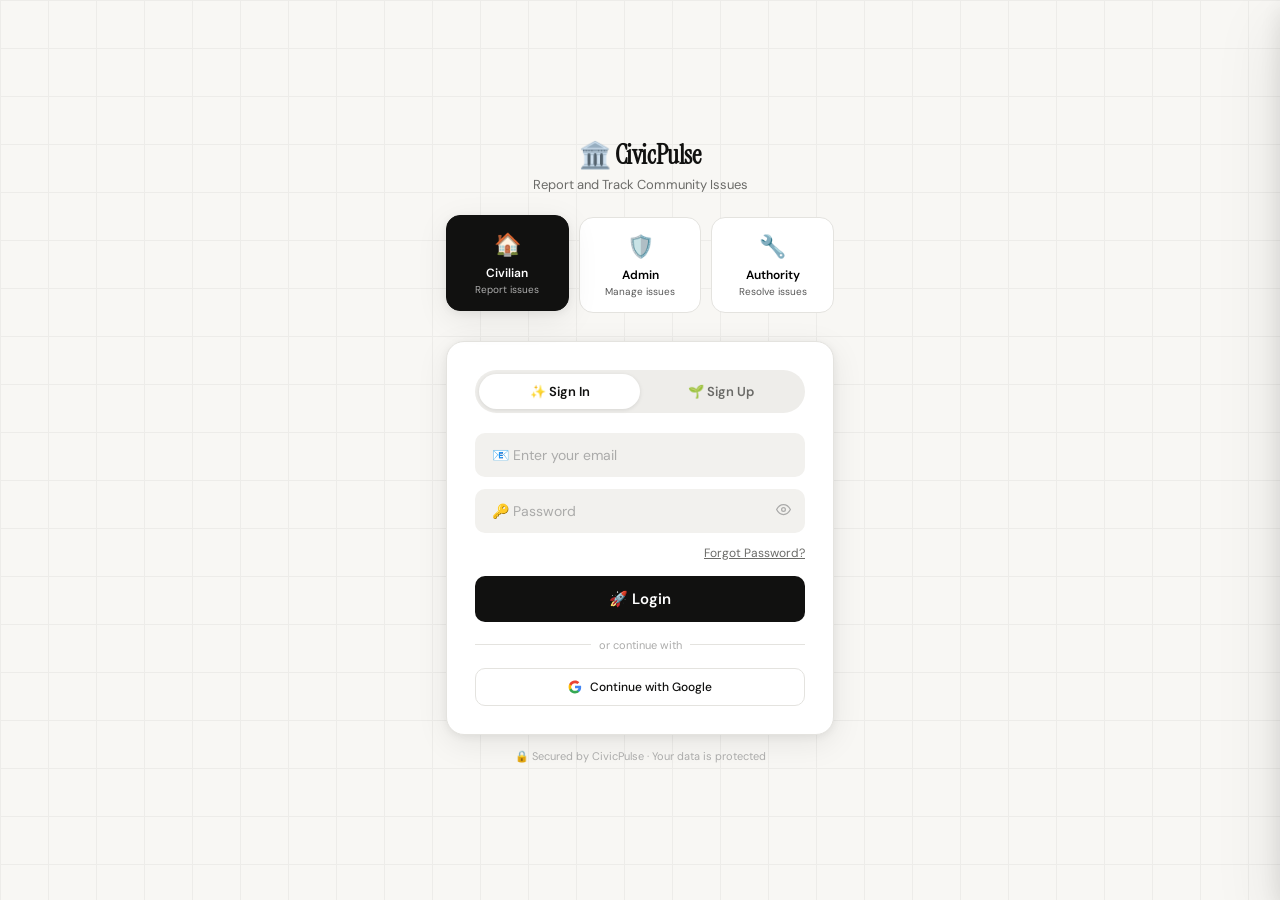
<file: frontend/index.html>
<!DOCTYPE html>
<html lang="en">
<head>
<meta charset="UTF-8"/>
<meta name="viewport" content="width=device-width, initial-scale=1.0"/>
<title>CivicPulse — Civic Issue Reporting</title>
<link rel="icon" href="data:image/svg+xml,%3Csvg xmlns='http://www.w3.org/2000/svg' viewBox='0 0 64 64'%3E%3Ctext y='50' font-size='48'%3E%F0%9F%8F%9B%EF%B8%8F%3C/text%3E%3C/svg%3E"/>
<link href="https://fonts.googleapis.com/css2?family=Instrument+Serif:ital@0;1&family=DM+Sans:opsz,wght@9..40,300;9..40,400;9..40,500;9..40,600;9..40,700&display=swap" rel="stylesheet"/>
<link rel="stylesheet" href="styles.css"/>
</head>
<body>

<!-- ═══════ GOOGLE SIGN-IN MODAL ═══════ -->
<div class="modal-overlay" id="googlePickerModal">
  <div class="modal" style="max-width:400px">
    <div class="modal-header" style="margin-bottom:6px">
      <div style="display:flex;align-items:center;gap:10px">
        <svg width="22" height="22" viewBox="0 0 24 24"><path d="M22.56 12.25c0-.78-.07-1.53-.2-2.25H12v4.26h5.92c-.26 1.37-1.04 2.53-2.21 3.31v2.77h3.57c2.08-1.92 3.28-4.74 3.28-8.09z" fill="#4285F4"/><path d="M12 23c2.97 0 5.46-.98 7.28-2.66l-3.57-2.77c-.98.66-2.23 1.06-3.71 1.06-2.86 0-5.29-1.93-6.16-4.53H2.18v2.84C3.99 20.53 7.7 23 12 23z" fill="#34A853"/><path d="M5.84 14.09c-.22-.66-.35-1.36-.35-2.09s.13-1.43.35-2.09V7.07H2.18C1.43 8.55 1 10.22 1 12s.43 3.45 1.18 4.93l3.66-2.84z" fill="#FBBC05"/><path d="M12 5.38c1.62 0 3.06.56 4.21 1.64l3.15-3.15C17.45 2.09 14.97 1 12 1 7.7 1 3.99 3.47 2.18 7.07l3.66 2.84c.87-2.6 3.3-4.53 6.16-4.53z" fill="#EA4335"/></svg>
        <div style="font-family:'Instrument Serif',serif;font-size:17px">Sign in with Google</div>
      </div>
      <button class="modal-close" onclick="closeGooglePicker()">✕</button>
    </div>
    <p style="font-size:12px;color:var(--ink2);margin-bottom:20px">Enter your Google account credentials to continue to CivicPulse</p>

    <!-- Step 1: Email -->
    <div id="google-step-email">
      <div class="fgroup">
        <label class="flabel">📧 Google Email Address <span style="color:var(--red)">*</span></label>
        <input class="field" type="email" id="g-email" placeholder="yourname@gmail.com" oninput="validateGoogleEmail(this)"/>
        <div class="fmsg" id="g-email-msg"></div>
      </div>
      <p style="font-size:11px;color:var(--ink3);margin-bottom:16px">Not your computer? Use Guest mode to sign in privately.</p>
      <div style="display:flex;justify-content:space-between;align-items:center">
        <button class="btn-outline" style="font-size:12px;padding:9px 16px" onclick="closeGooglePicker()">Cancel</button>
        <button class="submit-btn" style="width:auto;padding:10px 24px;font-size:13px" onclick="googleNextStep()">Next →</button>
      </div>
      <div style="margin-top:14px;text-align:center">
        <span style="font-size:12px;color:var(--ink2)">Don't have a Google account? </span>
        <span class="forgot-link" style="font-size:12px" onclick="showToast('🔄 Redirecting to accounts.google.com…')">Create account</span>
      </div>
    </div>

    <!-- Step 2: Name + Password -->
    <div id="google-step-password" style="display:none">
      <div style="display:flex;align-items:center;gap:12px;padding:10px 14px;background:var(--field);border-radius:var(--r-sm);margin-bottom:18px;border:1px solid var(--border)">
        <div class="g-avatar" id="g-avatar-preview" style="background:#E8F5EE;color:var(--accent);font-size:13px;font-weight:700;width:40px;height:40px;border-radius:50%;display:flex;align-items:center;justify-content:center;flex-shrink:0">?</div>
        <div>
          <div style="font-size:13px;font-weight:600;color:var(--ink2);font-style:italic" id="g-name-preview">Enter your name below ↓</div>
          <div style="font-size:11px;color:var(--ink2)" id="g-email-preview">—</div>
        </div>
      </div>
      <div class="fgroup">
        <label class="flabel">🙋 Full Name <span style="color:var(--red)">*</span></label>
        <input class="field" type="text" id="g-name" placeholder="Enter your full name"/>
        <div class="fmsg" id="g-name-msg"></div>
      </div>
      <div class="fgroup" style="position:relative">
        <label class="flabel">🔑 Password <span style="color:var(--red)">*</span></label>
        <input class="field" type="password" id="g-pw" placeholder="Your Google account password" style="padding-right:44px"/>
        <button class="eye-btn" onclick="toggleEye('g-pw',this)">
          <svg width="15" height="15" fill="none" stroke="currentColor" stroke-width="2" viewBox="0 0 24 24"><path d="M1 12s4-8 11-8 11 8 11 8-4 8-11 8-11-8-11-8z"/><circle cx="12" cy="12" r="3"/></svg>
        </button>
        <div class="fmsg" id="g-pw-msg"></div>
      </div>
      <div style="font-size:11px;color:var(--ink3);margin-bottom:16px;padding:8px 12px;background:var(--field);border-radius:var(--r-xs)">
        🔒 Your credentials are only used for authentication. CivicPulse does not store your Google password.
      </div>
      <div style="display:flex;justify-content:space-between;align-items:center">
        <button class="btn-outline" style="font-size:12px;padding:9px 16px" onclick="googleBackStep()">← Back</button>
        <button class="submit-btn" style="width:auto;padding:10px 24px;font-size:13px" onclick="googleSignIn()">Sign In</button>
      </div>
    </div>
  </div>
</div>


<!-- ═══════ FORGOT PASSWORD MODAL ═══════ -->
<div class="modal-overlay" id="forgotModal">
  <div class="modal" style="max-width:380px">
    <div class="modal-header">
      <div style="font-family:'Instrument Serif',serif;font-size:17px">🔑 Reset Password</div>
      <button class="modal-close" onclick="document.getElementById('forgotModal').classList.remove('open')">✕</button>
    </div>
    <p style="font-size:13px;color:var(--ink2);margin-bottom:16px">Enter your registered email. We'll send a password reset link.</p>
    <div class="fgroup">
      <input class="field" type="email" id="forgot-email" placeholder="📧 Your registered email address"/>
      <div class="fmsg" id="forgot-msg"></div>
    </div>
    <button class="submit-btn" style="margin-top:4px" onclick="sendResetLink()">📬 Send Reset Link</button>
  </div>
</div>

<!-- ═══════ FEEDBACK MODAL ═══════ -->
<div class="modal-overlay" id="feedbackModal">
  <div class="modal" style="max-width:420px">
    <div class="modal-header">
      <div style="font-family:'Instrument Serif',serif;font-size:17px">⭐ Rate the Resolution</div>
      <button class="modal-close" onclick="document.getElementById('feedbackModal').classList.remove('open')">✕</button>
    </div>
    <p style="font-size:13px;color:var(--ink2);margin-bottom:4px">Issue: <strong id="feedback-issue-title"></strong></p>
    <p style="font-size:11px;color:var(--ink3);margin-bottom:20px" id="feedback-issue-id"></p>
    <div style="display:flex;flex-direction:column;gap:10px;margin-bottom:18px">
      <button class="feedback-btn" id="fb-satisfied" onclick="selectFeedback('satisfied')">😊 <span data-i18n="fb_satisfied">Satisfied — Issue fully resolved</span></button>
      <button class="feedback-btn" id="fb-partial" onclick="selectFeedback('partial')">😐 <span data-i18n="fb_partial">Partially Satisfied — Some improvement</span></button>
      <button class="feedback-btn" id="fb-unsatisfied" onclick="selectFeedback('unsatisfied')">😞 <span data-i18n="fb_unsatisfied">Not Satisfied — Issue still exists</span></button>
    </div>
    <div class="fgroup">
      <textarea class="ftextarea" id="feedback-comment" placeholder="Additional comments (optional)…" style="min-height:70px"></textarea>
    </div>
    <button class="submit-btn" id="feedback-submit-btn" onclick="submitFeedback()" style="opacity:.5;pointer-events:none" data-i18n="submit_feedback">📤 Submit Feedback</button>
  </div>
</div>

<!-- ═══════ LOGIN PAGE ═══════ -->
<div class="screen active" id="loginPage">
  <div class="login-wrap">
    <div class="login-head">
      <h1>🏛️ CivicPulse</h1>
      <p data-i18n="tagline">Report and Track Community Issues</p>
    </div>

    <div class="role-selector">
      <button class="role-card selected" id="role-civilian" onclick="selectRole('civilian')">
        <span class="role-icon">🏠</span>
        <span class="role-name" data-i18n="civilian">Civilian</span>
        <span class="role-desc" data-i18n="civilian_desc">Report issues</span>
      </button>
      <button class="role-card" id="role-admin" onclick="selectRole('admin')">
        <span class="role-icon">🛡️</span>
        <span class="role-name" data-i18n="admin">Admin</span>
        <span class="role-desc" data-i18n="admin_desc">Manage issues</span>
      </button>
      <button class="role-card" id="role-authority" onclick="selectRole('authority')">
        <span class="role-icon">🔧</span>
        <span class="role-name" data-i18n="authority">Authority</span>
        <span class="role-desc" data-i18n="authority_desc">Resolve issues</span>
      </button>
    </div>

    <div class="login-card">
      <!-- CIVILIAN LOGIN -->
      <div id="civilianLogin">
        <div class="pill-toggle">
          <button class="pill-btn active" id="siTab" onclick="switchCivTab('signin')" data-i18n="signin">✨ Sign In</button>
          <button class="pill-btn" id="suTab" onclick="switchCivTab('signup')" data-i18n="signup">🌱 Sign Up</button>
        </div>

        <!-- Sign In -->
        <div id="civSignin">
          <div class="fgroup">
            <input class="field" id="ci-id" type="email" placeholder="📧 Enter your email" oninput="checkCivEmail(this)" autocomplete="email"/>
            <span class="ficon" id="ci-id-icon"></span>
            <div class="fmsg" id="ci-id-msg"></div>
          </div>
          <div class="fgroup" style="position:relative">
            <input class="field" id="ci-pw" type="password" placeholder="🔑 Password" style="padding-right:44px"/>
            <button class="eye-btn" onclick="toggleEye('ci-pw',this)">
              <svg width="15" height="15" fill="none" stroke="currentColor" stroke-width="2" viewBox="0 0 24 24"><path d="M1 12s4-8 11-8 11 8 11 8-4 8-11 8-11-8-11-8z"/><circle cx="12" cy="12" r="3"/></svg>
            </button>
          </div>
          <div class="forgot-row">
            <span class="forgot-link" data-i18n="forgot_pw" onclick="openForgotModal()">Forgot Password?</span>
          </div>
          <button class="submit-btn" onclick="doLogin()" data-i18n="login_btn">🚀 Login</button>
          <div class="divider"><div class="divider-line"></div><span class="divider-txt" data-i18n="or_continue">or continue with</span><div class="divider-line"></div></div>
          <div class="social-row">
            <button class="social-btn" onclick="openGooglePicker()" style="width:100%;justify-content:center;gap:8px">
              <svg width="14" height="14" viewBox="0 0 24 24"><path d="M22.56 12.25c0-.78-.07-1.53-.2-2.25H12v4.26h5.92c-.26 1.37-1.04 2.53-2.21 3.31v2.77h3.57c2.08-1.92 3.28-4.74 3.28-8.09z" fill="#4285F4"/><path d="M12 23c2.97 0 5.46-.98 7.28-2.66l-3.57-2.77c-.98.66-2.23 1.06-3.71 1.06-2.86 0-5.29-1.93-6.16-4.53H2.18v2.84C3.99 20.53 7.7 23 12 23z" fill="#34A853"/><path d="M5.84 14.09c-.22-.66-.35-1.36-.35-2.09s.13-1.43.35-2.09V7.07H2.18C1.43 8.55 1 10.22 1 12s.43 3.45 1.18 4.93l3.66-2.84z" fill="#FBBC05"/><path d="M12 5.38c1.62 0 3.06.56 4.21 1.64l3.15-3.15C17.45 2.09 14.97 1 12 1 7.7 1 3.99 3.47 2.18 7.07l3.66 2.84c.87-2.6 3.3-4.53 6.16-4.53z" fill="#EA4335"/></svg>
              <span data-i18n="continue_google">Continue with Google</span>
            </button>
          </div>
        </div>

        <!-- Sign Up -->
        <div id="civSignup" style="display:none">
          <div class="fgroup">
            <input class="field" type="text" id="su-name" placeholder="🙋 Full Name *"/>
          </div>
          <div class="fgroup">
            <input class="field" id="su-mobile" type="tel" placeholder="📱 Mobile Number * (+91 98765 43210)" oninput="checkMobile(this)"/>
            <div class="fmsg" id="su-mobile-msg"></div>
          </div>
          <div class="fgroup">
            <input class="field" id="su-email" type="email" placeholder="📧 Email Address *" oninput="checkNewEmail(this)"/>
            <span class="ficon" id="su-email-icon"></span>
            <div class="fmsg" id="su-email-msg"></div>
          </div>
          <div class="fgroup" style="position:relative">
            <input class="field" id="su-pw" type="password" placeholder="🔐 Create Password *" oninput="checkPwStr(this)" style="padding-right:44px"/>
            <button class="eye-btn" onclick="toggleEye('su-pw',this)">
              <svg width="15" height="15" fill="none" stroke="currentColor" stroke-width="2" viewBox="0 0 24 24"><path d="M1 12s4-8 11-8 11 8 11 8-4 8-11 8-11-8-11-8z"/><circle cx="12" cy="12" r="3"/></svg>
            </button>
            <div class="pw-bars" id="pw-bars" style="display:none;margin-top:8px">
              <div class="pw-bar" id="pb1"></div><div class="pw-bar" id="pb2"></div>
              <div class="pw-bar" id="pb3"></div><div class="pw-bar" id="pb4"></div>
            </div>
            <div class="pw-lbl" id="pw-lbl"></div>
          </div>
          <div class="fgroup">
            <input class="field" id="su-pw2" type="password" placeholder="🔐 Confirm Password *" oninput="checkPwMatch()"/>
            <div class="fmsg" id="su-pw2-msg"></div>
          </div>
          <button class="submit-btn" onclick="doSignup()" data-i18n="create_account">🌟 Create Account</button>
        </div>
      </div>

      <!-- ADMIN / AUTHORITY LOGIN -->
      <div id="authLogin" style="display:none">
        <div class="id-badge" id="auth-badge">🛡️ Admin — Official Login</div>
        <div class="fgroup">
          <input class="field" id="auth-id" type="text" placeholder="🪪 Enter your official ID"/>
          <div class="fmsg" id="auth-id-msg"></div>
        </div>
        <div class="fgroup" style="position:relative">
          <input class="field" id="auth-pw" type="password" placeholder="🔑 Password" style="padding-right:44px"/>
          <button class="eye-btn" onclick="toggleEye('auth-pw',this)">
            <svg width="15" height="15" fill="none" stroke="currentColor" stroke-width="2" viewBox="0 0 24 24"><path d="M1 12s4-8 11-8 11 8 11 8-4 8-11 8-11-8-11-8z"/><circle cx="12" cy="12" r="3"/></svg>
          </button>
        </div>
        <div class="forgot-row">
          <span class="forgot-link" onclick="openForgotModal()">Forgot Password?</span>
        </div>
        <button class="submit-btn" id="auth-login-btn" onclick="doAuthLogin()">🔐 Secure Login</button>
        <div style="margin-top:14px;padding:12px;background:var(--field);border-radius:var(--r-xs);font-size:11px;color:var(--ink2);text-align:center;">
          🔒 Official credentials are issued by the Municipal Corporation.<br/>Contact your department head if you need access.
        </div>
      </div>
    </div>

    <div style="text-align:center;font-size:11px;color:var(--ink3);margin-top:14px;">
      🔒 Secured by CivicPulse · Your data is protected
    </div>
  </div>
</div>

<!-- ═══════ CIVILIAN DASHBOARD ═══════ -->
<div class="screen" id="civilianPage">
  <aside class="sidebar">
    <div class="sb-logo">Civic<span>Pulse</span></div>
    <div class="sb-sub">🏛️ Citizen Portal</div>
    <div class="sb-user">
      <div class="sb-avatar" id="sb-avatar">JD</div>
      <div>
        <div class="sb-uname" id="sb-uname">Jane Doe</div>
        <div class="sb-urole">🏠 Civilian</div>
      </div>
    </div>
    <div class="sb-section" data-i18n="nav_section">Navigation</div>
    <button class="nav-item active" id="nav-overview" onclick="showPanel('overview',this)">
      <span class="ni-emoji">🏡</span><span data-i18n="nav_overview">Overview</span>
    </button>
    <button class="nav-item" id="nav-report" onclick="showPanel('report',this)">
      <span class="ni-emoji">📋</span><span data-i18n="nav_report">Report Issue</span>
    </button>
    <button class="nav-item" id="nav-tracking" onclick="showPanel('tracking',this)">
      <span class="ni-emoji">📍</span><span data-i18n="nav_tracking">Track Status</span>
    </button>
    <button class="nav-item" id="nav-notifications" onclick="showPanel('notifications',this)">
      <span class="ni-emoji">🔔</span><span data-i18n="nav_notifications">Notifications</span>
      <span class="nav-badge" id="notif-count" style="display:none">0</span>
    </button>
    <button class="nav-item" id="nav-profile" onclick="showPanel('profile',this)">
      <span class="ni-emoji">👤</span><span data-i18n="nav_profile">My Profile</span>
    </button>
    <div class="sb-footer">
      <button class="logout-btn" id="logout-btn" onclick="doLogout()">
        <svg width="14" height="14" fill="none" stroke="currentColor" stroke-width="2" viewBox="0 0 24 24"><path d="M9 21H5a2 2 0 0 1-2-2V5a2 2 0 0 1 2-2h4"/><polyline points="16 17 21 12 16 7"/><line x1="21" y1="12" x2="9" y2="12"/></svg>
        <span data-i18n="signout">Sign Out</span>
      </button>
    </div>
  </aside>

  <div class="main-area">
    <div class="topbar">
      <div class="topbar-title" id="panel-title">🏡 Overview</div>
      <div class="topbar-right">
        <div style="position:relative">
          <button class="lang-btn" id="dashLangBtn" onclick="toggleDashLang()">
            <svg width="13" height="13" fill="none" stroke="currentColor" stroke-width="2" viewBox="0 0 24 24"><circle cx="12" cy="12" r="10"/><line x1="2" y1="12" x2="22" y2="12"/><path d="M12 2a15.3 15.3 0 0 1 4 10 15.3 15.3 0 0 1-4 10 15.3 15.3 0 0 1-4-10 15.3 15.3 0 0 1 4-10z"/></svg>
            <span id="dashLangLabel">🇺🇸 English</span>
            <svg width="9" height="9" fill="none" stroke="currentColor" stroke-width="2" viewBox="0 0 24 24"><polyline points="6 9 12 15 18 9"/></svg>
          </button>
          <div class="lang-drop" id="dashLangDrop">
            <button class="lang-opt active" onclick="setLang('en')">🇺🇸 English</button>
            <button class="lang-opt" onclick="setLang('hi')">🇮🇳 हिन्दी</button>
            <button class="lang-opt" onclick="setLang('ta')">🇮🇳 தமிழ்</button>
            <button class="lang-opt" onclick="setLang('te')">🇮🇳 తెలుగు</button>
            <button class="lang-opt" onclick="setLang('kn')">🇮🇳 ಕನ್ನಡ</button>
          </div>
        </div>
        <button class="icon-btn" onclick="showPanel('notifications',document.getElementById('nav-notifications'))">
          <svg width="16" height="16" fill="none" stroke="currentColor" stroke-width="2" viewBox="0 0 24 24"><path d="M18 8A6 6 0 0 0 6 8c0 7-3 9-3 9h18s-3-2-3-9"/><path d="M13.73 21a2 2 0 0 1-3.46 0"/></svg>
          <span class="notif-dot" id="notif-dot"></span>
        </button>
        <button class="btn-primary" id="topbar-new-report" onclick="showPanel('report',document.getElementById('nav-report'))">
          <span data-i18n="new_report">➕ New Report</span>
        </button>
      </div>
    </div>

    <div class="content">

      <!-- ══ OVERVIEW PANEL ══ -->
      <div class="panel active" id="panel-overview">
        <div class="notif-strip" id="welcome-strip">
          <span>🎉</span>
          <span><span data-i18n="welcome_back">Welcome back</span>, <strong id="welcome-name">Jane</strong> — <span id="welcome-updates-text"><span data-i18n="you_have">You have</span> <strong id="update-count">2</strong> <span data-i18n="updates_on">updates on your reports.</span></span></span>
          <span class="notif-strip-close" onclick="this.closest('.notif-strip').style.display='none'">✕</span>
        </div>

        <div class="stats-row">
          <div class="stat-card">
            <span class="stat-emoji">📝</span>
            <div class="stat-val" id="stat-total">0</div>
            <div class="stat-lbl" data-i18n="total_reported">Total Reported</div>
            <div class="stat-change up" id="stat-total-sub">↑ 0 this week</div>
          </div>
          <div class="stat-card">
            <span class="stat-emoji">⚙️</span>
            <div class="stat-val" id="stat-progress">0</div>
            <div class="stat-lbl" data-i18n="in_progress">In Progress</div>
            <div class="stat-change up" data-i18n="active_work">🔧 Active work</div>
          </div>
          <div class="stat-card">
            <span class="stat-emoji">✅</span>
            <div class="stat-val" id="stat-resolved">0</div>
            <div class="stat-lbl" data-i18n="resolved">Resolved</div>
            <div class="stat-change up" id="stat-resolved-sub">↑ 0 this month</div>
          </div>
          <div class="stat-card">
            <span class="stat-emoji">⏳</span>
            <div class="stat-val" id="stat-pending">0</div>
            <div class="stat-lbl" data-i18n="awaiting">Awaiting Review</div>
            <div class="stat-change neutral" data-i18n="pending_lbl">🕐 Pending</div>
          </div>
        </div>

        <div class="section-head">
          <div class="section-title" data-i18n="my_recent_reports">🗂️ My Recent Reports</div>
          <span class="view-all" data-i18n="view_all" onclick="showPanel('tracking',document.getElementById('nav-tracking'))">View all →</span>
        </div>
        <div class="issue-list" id="overview-issue-list">
          <div style="color:var(--ink2);font-size:13px;padding:20px 0;text-align:center" data-i18n="no_issues_yet">No issues reported yet. Click ➕ New Report to get started!</div>
        </div>

        <!-- Feedback requests -->
        <div id="feedback-requests"></div>
      </div>

      <!-- ══ REPORT PANEL ══ -->
      <div class="panel" id="panel-report">
        <div class="report-form">
          <div class="card">
            <div class="card-head">
              <div class="card-title" data-i18n="submit_new_issue">📋 Submit a New Issue</div>
            </div>
            <div class="card-body">
              <div class="form-grid">
                <div class="full">
                  <label class="flabel" data-i18n="issue_title_lbl">📌 Issue Title *</label>
                  <input class="field" type="text" placeholder="e.g. Large pothole causing traffic hazard" id="r-title"/>
                </div>
                <div>
                  <label class="flabel" data-i18n="category_lbl">🗂️ Category *</label>
                  <select class="fselect" id="r-cat">
                    <option value="" data-i18n="select_cat">Select category…</option>
                    <option value="Roads &amp; Potholes">🚧 Roads &amp; Potholes</option>
                    <option value="Street Lighting">💡 Street Lighting</option>
                    <option value="Waste &amp; Sanitation">🗑️ Waste &amp; Sanitation</option>
                    <option value="Water &amp; Drainage">💧 Water &amp; Drainage</option>
                    <option value="Parks &amp; Recreation">🌳 Parks &amp; Recreation</option>
                    <option value="Electricity">⚡ Electricity</option>
                    <option value="Public Transport">🚌 Public Transport</option>
                    <option value="Noise &amp; Pollution">🔊 Noise &amp; Pollution</option>
                    <option value="Buildings &amp; Property">🏚️ Buildings &amp; Property</option>
                  </select>
                </div>
                <div>
                  <label class="flabel" data-i18n="priority_lbl">🚦 Priority</label>
                  <select class="fselect" id="r-priority">
                    <option value="Critical">🔴 Critical — Immediate danger</option>
                    <option value="High">🟠 High — Urgent attention</option>
                    <option value="Medium" selected>🟡 Medium — Needs fixing soon</option>
                    <option value="Low">🟢 Low — Minor inconvenience</option>
                  </select>
                </div>
                <div class="full">
                  <label class="flabel" data-i18n="description_lbl">📝 Description *</label>
                  <div class="voice-textarea-wrapper">
                    <textarea class="ftextarea" placeholder="Describe the issue in detail. When did it start? How does it affect people?" id="r-desc"></textarea>
                    <div class="voice-toolbar">
                      <!-- Speak-in language selector (Indian languages only) -->
                      <div class="voice-lang-group">
                        <label class="voice-lang-label" for="voiceLang">🌐 Speak in</label>
                        <select id="voiceLang" class="voice-lang-select">
                          <option value="en-IN">🇮🇳 English (India)</option>
                          <option value="hi-IN">🇮🇳 हिन्दी</option>
                          <option value="ta-IN">🇮🇳 தமிழ்</option>
                          <option value="te-IN">🇮🇳 తెలుగు</option>
                          <option value="kn-IN">🇮🇳 ಕನ್ನಡ</option>
                          <option value="ml-IN">🇮🇳 മലയാളം</option>
                          <option value="mr-IN">🇮🇳 मराठी</option>
                          <option value="bn-IN">🇮🇳 বাংলা</option>
                          <option value="gu-IN">🇮🇳 ગુજરાતી</option>
                          <option value="pa-IN">🇮🇳 ਪੰਜਾਬੀ</option>
                          <option value="or-IN">🇮🇳 ଓଡ଼ିଆ</option>
                          <option value="as-IN">🇮🇳 অসমীয়া</option>
                        </select>
                      </div>
                      <!-- Voice record button -->
                      <button type="button" id="voiceBtn" class="voice-btn" title="Record voice description">
                        🎙️ <span id="voiceBtnLabel">Voice Input</span>
                      </button>
                      <!-- Translate to English (only shows for non-English input) -->
                      <button type="button" id="translateBtn" class="translate-btn" title="Translate description to English">
                        🌍 <span>Translate to English</span>
                      </button>
                      <span id="voiceStatus" class="voice-status"></span>
                      <span id="voiceTimer" class="voice-timer"></span>
                    </div>
                    <!-- Translation result panel -->
                    <div id="translationPanel" class="translation-panel" style="display:none">
                      <div class="translation-panel-header">
                        <span class="translation-label">🔤 English Translation</span>
                        <div class="translation-actions">
                          <button type="button" id="useTranslationBtn" class="use-translation-btn">✅ Use this</button>
                          <button type="button" id="closeTranslationBtn" class="close-translation-btn">✕</button>
                        </div>
                      </div>
                      <p id="translationOutput" class="translation-output"></p>
                    </div>
                  </div>
                </div>
                <div class="full">
                  <label class="flabel" data-i18n="location_lbl">📍 Location *</label>
                  <div class="location-field" onclick="detectLocation()">
                    📍 <span id="loc-field-txt" data-i18n="click_detect">Click to detect your location</span>
                  </div>
                  <input class="field" type="text" id="r-loc" placeholder="Or type street address / landmark" style="margin-top:8px"/>
                </div>
                <div>
                  <label class="flabel" data-i18n="your_name_lbl">👤 Your Name</label>
                  <input class="field" type="text" id="r-name" readonly style="background:var(--field);opacity:.7"/>
                </div>
                <div>
                  <label class="flabel" data-i18n="contact_lbl">📧 Contact</label>
                  <input class="field" type="text" id="r-contact" readonly style="background:var(--field);opacity:.7"/>
                </div>
                <div class="full">
                  <label class="flabel" data-i18n="photo_lbl">📸 Photo Evidence</label>
                  <div class="upload-zone" onclick="document.getElementById('photo-input').click()">
                    <div class="upload-emoji">📸</div>
                    <div class="upload-txt" data-i18n="upload_txt">Drag &amp; drop photos or click to browse</div>
                    <div class="upload-sub">JPG, PNG up to 10MB each</div>
                  </div>
                  <input type="file" id="photo-input" accept="image/*" multiple style="display:none" onchange="handlePhotoUpload(this)"/>
                  <div id="photo-previews" style="display:flex;gap:8px;flex-wrap:wrap;margin-top:10px"></div>
                </div>
              </div>
              <div class="form-actions">
                <button class="submit-btn" style="flex:1" onclick="submitReport()" data-i18n="submit_report_btn">🚀 Submit Report</button>
                <button class="btn-outline" data-i18n="cancel" onclick="showPanel('overview',document.getElementById('nav-overview'))">Cancel</button>
              </div>
            </div>
          </div>
        </div>
      </div>

      <!-- ══ TRACKING PANEL ══ -->
      <div class="panel" id="panel-tracking">
        <div style="margin-bottom:16px">
          <div style="font-family:'Instrument Serif',serif;font-size:17px;margin-bottom:12px" data-i18n="my_complaints">🗂️ My Complaints</div>
          <div id="tracking-tabs" style="display:flex;gap:8px;flex-wrap:wrap;margin-bottom:16px"></div>
        </div>
        <div class="tracking-grid" id="tracking-detail">
          <div style="color:var(--ink2);font-size:13px;padding:20px 0" data-i18n="no_reports_yet">No complaints yet. Submit your first issue!</div>
        </div>
      </div>

      <!-- ══ NOTIFICATIONS PANEL ══ -->
      <div class="panel" id="panel-notifications">
        <div class="section-head" style="margin-bottom:16px">
          <div class="section-title" data-i18n="notifications_title">🔔 Notifications</div>
          <span class="view-all" data-i18n="mark_all_read" onclick="markAllRead()">Mark all as read ✓</span>
        </div>
        <div class="notif-list" id="notif-dynamic-list">
          <!-- Seeded notifications rendered by JS -->
        </div>
      </div>

      <!-- ══ PROFILE PANEL ══ -->
      <div class="panel" id="panel-profile">
        <div class="profile-card">
          <div class="profile-avatar" id="p-avatar">JD</div>
          <div class="profile-name" id="p-name">Jane Doe</div>
          <div class="profile-badge" data-i18n="civilian_badge">🏠 Civilian · Citizen Reporter</div>
          <div id="google-badge" style="display:none;margin-bottom:12px">
            <span style="display:inline-flex;align-items:center;gap:6px;padding:4px 10px;background:#EAF0FD;border-radius:99px;font-size:11px;color:var(--accent2)">
              <svg width="10" height="10" viewBox="0 0 24 24"><path d="M22.56 12.25c0-.78-.07-1.53-.2-2.25H12v4.26h5.92c-.26 1.37-1.04 2.53-2.21 3.31v2.77h3.57c2.08-1.92 3.28-4.74 3.28-8.09z" fill="#4285F4"/><path d="M12 23c2.97 0 5.46-.98 7.28-2.66l-3.57-2.77c-.98.66-2.23 1.06-3.71 1.06-2.86 0-5.29-1.93-6.16-4.53H2.18v2.84C3.99 20.53 7.7 23 12 23z" fill="#34A853"/><path d="M5.84 14.09c-.22-.66-.35-1.36-.35-2.09s.13-1.43.35-2.09V7.07H2.18C1.43 8.55 1 10.22 1 12s.43 3.45 1.18 4.93l3.66-2.84z" fill="#FBBC05"/><path d="M12 5.38c1.62 0 3.06.56 4.21 1.64l3.15-3.15C17.45 2.09 14.97 1 12 1 7.7 1 3.99 3.47 2.18 7.07l3.66 2.84c.87-2.6 3.3-4.53 6.16-4.53z" fill="#EA4335"/></svg>
              <span data-i18n="signed_with_google">Signed in with Google</span>
            </span>
          </div>
          <div class="profile-fields">
            <div>
              <label class="flabel" data-i18n="email_lbl">📧 Email Address <span style="color:var(--red)">*</span></label>
              <input class="field" type="email" id="p-email" readonly style="background:var(--field);opacity:.75;cursor:not-allowed"/>
              <div style="font-size:10px;color:var(--ink3);margin-top:3px" data-i18n="email_locked">🔒 Email cannot be changed after registration</div>
            </div>
            <div>
              <label class="flabel" data-i18n="mobile_lbl">📱 Mobile Number <span style="color:var(--red)">*</span></label>
              <input class="field" type="tel" id="p-mobile" placeholder="+91 — tap to add your mobile number"/>
              <div class="fmsg" id="p-mobile-msg"></div>
            </div>
            <div>
              <label class="flabel" data-i18n="address_lbl">📍 Default Area / Ward</label>
              <input class="field" type="text" id="p-address" placeholder="e.g. Ward 12, Sector 4"/>
            </div>
            <div>
              <label class="flabel" data-i18n="lang_pref_lbl">🌐 Preferred Language</label>
              <select class="fselect" id="p-lang" onchange="setLang(this.value)">
                <option value="en">🇺🇸 English</option>
                <option value="hi">🇮🇳 हिन्दी</option>
                <option value="ta">🇮🇳 தமிழ்</option>
                <option value="te">🇮🇳 తెలుగు</option>
                <option value="kn">🇮🇳 ಕನ್ನಡ</option>
              </select>
            </div>
            <div style="display:flex;gap:10px;margin-top:8px">
              <button class="submit-btn" style="flex:1;padding:11px;font-size:13px" data-i18n="save_changes" onclick="saveProfile()">💾 Save Changes</button>
              <button class="btn-outline" data-i18n="change_pw" id="change-pw-btn" onclick="openForgotModalProfile()">🔑 Change Password</button>
            </div>
          </div>
        </div>
      </div>

    </div>
  </div>
</div>

<!-- ═══════ ISSUE DETAIL MODAL ═══════ -->
<div class="modal-overlay" id="issueModal">
  <div class="modal">
    <div class="modal-header">
      <div>
        <div style="font-family:'Instrument Serif',serif;font-size:18px" id="modal-title">Issue Detail</div>
        <div style="font-size:12px;color:var(--ink2);margin-top:3px" id="modal-sub"></div>
      </div>
      <button class="modal-close" onclick="closeModal()">✕</button>
    </div>
    <div id="modal-body"></div>
  </div>
</div>
<div class="toast" id="toast"></div>
<script src="config.js"></script>
<script src="admin.js"></script>
<script src="script.js"></script>

<!-- ════════════════════════════════════════
     ADMIN DASHBOARD SCREEN
════════════════════════════════════════ -->
<link rel="stylesheet" href="admin.css"/>

<div class="screen" id="adminScreenWrapper">
  <aside class="a-sidebar">
    <div class="a-sb-logo">Civic<span>Pulse</span></div>
    <div class="a-sb-sub">City Management</div>
    <div class="a-sb-badge" id="a-sb-badge">🛡️ Admin Portal</div>
    <div class="a-sb-user">
      <div class="a-avatar" id="a-avatar">CA</div>
      <div><div class="a-uname" id="a-uname">City Admin</div><div class="a-urole">Zone Administrator</div></div>
    </div>
    <div class="a-sb-section">Dashboard</div>
    <button class="a-nav-item active" data-panel="overview"      onclick="showAdminPanel('overview',this)"><span class="ni-emoji">🛡️</span><span class="a-nav-label">Overview</span></button>
    <button class="a-nav-item"        data-panel="complaints"    onclick="showAdminPanel('complaints',this)"><span class="ni-emoji">📋</span><span class="a-nav-label">All Complaints</span></button>
    <div class="a-sb-section">Management</div>
    <button class="a-nav-item"        data-panel="departments"   onclick="showAdminPanel('departments',this)"><span class="ni-emoji">🏢</span><span class="a-nav-label">Departments</span></button>
    <button class="a-nav-item"        data-panel="civilians"     onclick="showAdminPanel('civilians',this)"><span class="ni-emoji">👥</span><span class="a-nav-label">Civilians</span></button>
    <div class="a-sb-section">Activity</div>
    <button class="a-nav-item"        data-panel="notifications" onclick="showAdminPanel('notifications',this)"><span class="ni-emoji">🔔</span><span class="a-nav-label">Notifications</span><span class="a-nav-badge" id="a-notif-badge" style="display:none">0</span></button>
    <button class="a-nav-item"        data-panel="feedback"      onclick="showAdminPanel('feedback',this)"><span class="ni-emoji">⭐</span><span class="a-nav-label">Feedback</span></button>
    <button class="a-nav-item"        data-panel="analytics"     onclick="showAdminPanel('analytics',this)"><span class="ni-emoji">📈</span><span class="a-nav-label">Analytics</span></button>
    <div class="a-sb-section">Account</div>
    <button class="a-nav-item"        data-panel="profile"       onclick="showAdminPanel('profile',this)"><span class="ni-emoji">👤</span><span class="a-nav-label">Profile</span></button>
    <div class="a-sb-footer"><button class="a-logout-btn" onclick="adminLogout()">🚪 Sign Out</button></div>
  </aside>

  <div class="a-main">
    <div class="a-topbar">
      <div class="a-topbar-left">
        <div class="a-topbar-title" id="a-topbar-title">🛡️ Overview</div>
        <div class="a-topbar-count"  id="a-table-count"></div>
      </div>
      <div class="a-topbar-right">
        <div id="a-topbar-region" style="font-size:12px;font-weight:600;padding:5px 13px;border-radius:99px;background:var(--field);border:1px solid var(--border)"></div>
        <button class="a-icon-btn" onclick="showAdminPanel('notifications',document.querySelector('[data-panel=notifications]'))" style="position:relative">🔔<span class="a-notif-dot" id="a-notif-topbar-dot" style="display:none"></span></button>
        <button class="a-icon-btn" onclick="showAdminPanel('complaints',document.querySelector('[data-panel=complaints]'))">📋</button>
      </div>
    </div>

    <div class="a-content">

      <!-- OVERVIEW -->
      <div class="a-panel active" id="a-panel-overview">
        <div class="a-stats-row">
          <div class="a-stat-card"><span class="a-stat-emoji">🗂️</span><div class="a-stat-val" id="a-stat-total">0</div><div class="a-stat-lbl">Total Complaints</div><div class="a-stat-bar bar-total"></div></div>
          <div class="a-stat-card"><span class="a-stat-emoji">⚠️</span><div class="a-stat-val" id="a-stat-open">0</div><div class="a-stat-lbl">Unassigned</div><div class="a-stat-bar bar-open"></div></div>
          <div class="a-stat-card"><span class="a-stat-emoji">⚙️</span><div class="a-stat-val" id="a-stat-progress">0</div><div class="a-stat-lbl">In Progress</div><div class="a-stat-bar bar-progress"></div></div>
          <div class="a-stat-card"><span class="a-stat-emoji">✅</span><div class="a-stat-val" id="a-stat-resolved">0</div><div class="a-stat-lbl">Resolved</div><div class="a-stat-bar bar-resolved"></div></div>
          <div class="a-stat-card"><span class="a-stat-emoji">🚨</span><div class="a-stat-val" id="a-stat-escalated">0</div><div class="a-stat-lbl">Critical</div><div class="a-stat-bar bar-escalated"></div></div>
        </div>
        <div class="a-section-head" style="margin-bottom:10px"><div class="a-section-title">⚠️ Needs Assignment</div><span class="a-view-all" onclick="showAdminPanel('complaints',document.querySelector('[data-panel=complaints]'))">View all →</span></div>
        <div id="a-priority-alerts" style="margin-bottom:24px"></div>
        <div class="a-overview-grid">
          <div>
            <div class="a-section-head"><div class="a-section-title">🕐 Recent Complaints</div><span class="a-view-all" onclick="showAdminPanel('complaints',document.querySelector('[data-panel=complaints]'))">View all →</span></div>
            <div class="a-activity-feed" id="a-activity-feed"></div>
          </div>
          <div>
            <div class="a-section-head"><div class="a-section-title">🏢 Department Load</div></div>
            <div class="a-dept-card"><div id="a-dept-load"></div></div>
          </div>
        </div>
      </div>

      <!-- ALL COMPLAINTS -->
      <div class="a-panel" id="a-panel-complaints">
        <div class="a-filter-bar">
          <div class="a-search-wrap"><span class="a-search-icon">🔍</span><input type="text" placeholder="Search by ID, title, reporter, location…" oninput="setAdminFilter('search',this.value)"/></div>
          <select class="a-filter-select" onchange="setAdminFilter('status',this.value)"><option value="">All Status</option><option>Open</option><option>In Progress</option><option>Resolved</option><option>Rejected</option></select>
          <select class="a-filter-select" onchange="setAdminFilter('priority',this.value)"><option value="">All Priority</option><option>Critical</option><option>High</option><option>Medium</option><option>Low</option></select>
          <select class="a-filter-select" onchange="setAdminFilter('dept',this.value)"><option value="">All Departments</option><option>Roads Dept.</option><option>Electricity Dept.</option><option>Parks Dept.</option><option>Sanitation Dept.</option><option>Water Supply Dept.</option><option>Housing Dept.</option></select>
        </div>
        <div class="a-table-wrap">
          <table class="a-table">
            <thead><tr>
              <th onclick="sortTable('id')">ID ↕</th>
              <th onclick="sortTable('title')">Complaint ↕</th>
              <th onclick="sortTable('reportedBy')">Reporter ↕</th>
              <th>Location</th>
              <th onclick="sortTable('priority')">Priority ↕</th>
              <th onclick="sortTable('dept')">Department ↕</th>
              <th onclick="sortTable('status')">Status ↕</th>
              <th onclick="sortTable('date')">Date ↕</th>
            </tr></thead>
            <tbody id="a-complaints-tbody"></tbody>
          </table>
        </div>
      </div>

      <!-- DEPARTMENTS -->
      <div class="a-panel" id="a-panel-departments">
        <div class="a-section-head" style="margin-bottom:20px"><div class="a-section-title">🏢 Department Overview</div></div>
        <div class="a-dept-grid" id="a-dept-grid"></div>
      </div>

      <!-- CIVILIANS -->
      <div class="a-panel" id="a-panel-civilians">
        <div class="a-section-head" style="margin-bottom:20px"><div class="a-section-title">👥 Registered Civilians</div></div>
        <div class="a-civilians-table">
          <table class="a-table">
            <thead><tr><th>Name</th><th>Email</th><th>Mobile</th><th>Complaints</th><th>Last Activity</th></tr></thead>
            <tbody id="a-civilians-tbody"></tbody>
          </table>
        </div>
      </div>

      <!-- NOTIFICATIONS -->
      <div class="a-panel" id="a-panel-notifications">
        <div class="a-section-head" style="margin-bottom:14px"><div class="a-section-title">🔔 Notifications</div><span class="a-view-all" onclick="markAllAdminNotifsRead()">Mark all as read ✓</span></div>
        <div class="a-chip-row">
          <button class="a-chip active" onclick="setAdminNotifFilter('all',this)">All</button>
          <button class="a-chip" onclick="setAdminNotifFilter('new',this)">📝 Submissions</button>
          <button class="a-chip" onclick="setAdminNotifFilter('assigned',this)">📋 Assigned</button>
          <button class="a-chip" onclick="setAdminNotifFilter('escalated',this)">🚨 Escalations</button>
          <button class="a-chip" onclick="setAdminNotifFilter('feedback',this)">⭐ Feedback</button>
        </div>
        <div class="a-notif-list" id="a-notif-list"></div>
      </div>

      <!-- FEEDBACK -->
      <div class="a-panel" id="a-panel-feedback">
        <div class="a-section-head" style="margin-bottom:16px"><div class="a-section-title">⭐ Citizen Feedback</div></div>
        <div id="a-feedback-summary" style="margin-bottom:24px"></div>
        <div class="a-feedback-list" id="a-feedback-list"></div>
      </div>

      <!-- ANALYTICS -->
      <div class="a-panel" id="a-panel-analytics">
        <div class="a-section-head" style="margin-bottom:20px"><div class="a-section-title">📈 Analytics & Reports</div></div>
        <div class="a-kpi-strip">
          <div class="a-kpi-card"><div class="a-kpi-val" id="a-kpi-total">0</div><div class="a-kpi-lbl">Total Complaints</div></div>
          <div class="a-kpi-card"><div class="a-kpi-val" id="a-kpi-resolved">0</div><div class="a-kpi-lbl">Resolved</div></div>
          <div class="a-kpi-card"><div class="a-kpi-val" id="a-kpi-rate" style="color:var(--accent)">0%</div><div class="a-kpi-lbl">Resolution Rate</div></div>
          <div class="a-kpi-card"><div class="a-kpi-val" id="a-kpi-critical" style="color:var(--red)">0</div><div class="a-kpi-lbl">Critical Issues</div></div>
        </div>
        <div class="a-analytics-grid">
          <div class="a-chart-card"><div class="a-chart-title">🗂️ By Category</div><div class="a-bar-chart" id="a-chart-category"></div></div>
          <div class="a-chart-card"><div class="a-chart-title">📊 By Status</div><div class="a-bar-chart" id="a-chart-status"></div></div>
          <div class="a-chart-card"><div class="a-chart-title">🚦 By Priority</div><div class="a-bar-chart" id="a-chart-priority"></div></div>
          <div class="a-chart-card"><div class="a-chart-title">🏢 By Department</div><div class="a-bar-chart" id="a-chart-dept"></div></div>
        </div>
      </div>

      <!-- PROFILE -->
      <div class="a-panel" id="a-panel-profile">
        <div class="a-profile-card">
          <div class="a-profile-avatar" id="a-profile-avatar">CA</div>
          <div class="a-profile-name"   id="a-profile-name">City Admin</div>
          <div class="a-profile-badge">🛡️ Zone Administrator</div>
          <div style="display:flex;flex-direction:column;gap:12px;margin-top:20px">
            <div class="a-fgroup"><label class="a-flabel">🪪 Admin ID</label><div id="a-profile-id" style="padding:12px 16px;background:var(--field);border-radius:var(--r-sm);font-size:14px;opacity:.75;font-family:monospace"></div></div>
            <div class="a-fgroup"><label class="a-flabel">🏙️ City / Municipality</label><input class="a-field" type="text" placeholder="e.g. Chennai Municipal Corporation"/></div>
            <div class="a-fgroup"><label class="a-flabel">📧 Official Email</label><input class="a-field" type="email" placeholder="admin@municipality.gov.in"/></div>
            <button class="a-btn-primary" style="margin-top:8px" onclick="adminToast('✅ Profile saved!')">💾 Save Changes</button>
          </div>
        </div>
      </div>

    </div>
  </div>
</div>

<!-- Drawer -->
<div class="a-drawer-overlay" id="a-drawer-overlay" onclick="closeDrawer()"></div>
<div class="a-drawer" id="a-drawer">
  <div class="a-drawer-header">
    <div class="a-drawer-title" id="a-drawer-title">Complaint Detail</div>
    <button class="a-drawer-close" onclick="closeDrawer()">✕</button>
  </div>
  <div class="a-drawer-body" id="a-drawer-body"></div>
</div>

<!-- Reject Modal -->
<div class="a-modal-overlay" id="a-reject-modal">
  <div class="a-modal">
    <div class="a-modal-header">
      <div class="a-modal-title">✕ Reject Complaint</div>
      <button class="a-modal-close" onclick="closeRejectModal()">✕</button>
    </div>
    <div class="a-modal-body">This will reject the complaint and notify the citizen. Please provide a reason.</div>
    <div class="a-fgroup" style="margin-bottom:16px"><label class="a-flabel">Rejection Reason</label><textarea class="a-remark-input" id="a-reject-reason" placeholder="e.g. Duplicate complaint, Outside jurisdiction…" style="min-height:80px;width:100%;padding:10px 14px;background:var(--field);border:1.5px solid transparent;border-radius:var(--r-sm);font-family:inherit;font-size:13px;resize:vertical;outline:none"></textarea></div>
    <div class="a-modal-footer"><button class="a-btn-outline" onclick="closeRejectModal()">Cancel</button><button class="a-btn-danger" onclick="confirmReject()">Confirm Rejection</button></div>
  </div>
</div>

<div class="a-toast" id="a-toast"></div>
</body>
</html>
</file>
<file: frontend/styles.css>
:root {
  --bg: #F8F7F4;
  --white: #FFFFFF;
  --ink: #111110;
  --ink2: #6B6B68;
  --ink3: #ABABAA;
  --border: #E4E3DF;
  --pill: #EEEDEA;
  --field: #F2F1EE;
  --black: #111110;
  --accent: #1C6B4A;
  --accent-light: #E8F5EE;
  --accent2: #2A5FC4;
  --accent2-light: #EAF0FD;
  --red: #C92B2B;
  --red-light: #FDEAEA;
  --yellow: #A85C00;
  --yellow-light: #FEF3E2;
  --shadow-sm: 0 1px 3px rgba(0,0,0,.06), 0 2px 8px rgba(0,0,0,.05);
  --shadow: 0 2px 8px rgba(0,0,0,.06), 0 8px 32px rgba(0,0,0,.08);
  --shadow-lg: 0 8px 24px rgba(0,0,0,.1), 0 24px 64px rgba(0,0,0,.1);
  --r: 14px;
  --r-sm: 10px;
  --r-xs: 8px;
}
*,*::before,*::after{box-sizing:border-box;margin:0;padding:0}
html,body{height:100%;font-family:'DM Sans',sans-serif;color:var(--ink);background:var(--bg);overflow:hidden}

/* ═══════════════════════════════════════════
   SCREENS
═══════════════════════════════════════════ */
.screen{display:none;width:100%;height:100vh;overflow:hidden}
.screen.active{display:flex}

/* ═══════════════════════════════════════════
   LOGIN PAGE
═══════════════════════════════════════════ */
#loginPage{
  align-items:center;justify-content:center;flex-direction:column;
  background:var(--bg);position:relative;overflow:hidden;
}
/* subtle grid bg */
#loginPage::before{
  content:'';position:absolute;inset:0;
  background-image:linear-gradient(var(--border) 1px,transparent 1px),linear-gradient(90deg,var(--border) 1px,transparent 1px);
  background-size:48px 48px;opacity:.5;
}
.login-wrap{position:relative;z-index:2;width:100%;max-width:420px;padding:20px 16px;animation:fadeUp .4s ease;}
@keyframes fadeUp{from{opacity:0;transform:translateY(16px)}to{opacity:1;transform:translateY(0)}}

/* Role selector */
.role-selector{display:flex;gap:10px;margin-bottom:28px;justify-content:center;}
.role-card{
  flex:1;padding:14px 10px;border:1.5px solid var(--border);border-radius:var(--r);
  background:var(--white);cursor:pointer;text-align:center;transition:all .2s;
  font-family:inherit;
}
.role-card:hover{border-color:var(--ink);transform:translateY(-2px);box-shadow:var(--shadow-sm);}
.role-card.selected{border-color:var(--ink);background:var(--ink);color:#fff;transform:translateY(-2px);box-shadow:var(--shadow);}
.role-icon{font-size:22px;margin-bottom:6px;display:block;}
.role-name{font-size:12px;font-weight:600;display:block;}
.role-desc{font-size:10px;opacity:.65;margin-top:2px;display:block;}

.login-card{
  background:var(--white);border:1.5px solid var(--border);
  border-radius:18px;padding:28px;box-shadow:var(--shadow);
}
.login-head{text-align:center;margin-bottom:24px;}
.login-head h1{font-family:'Instrument Serif',serif;font-size:26px;letter-spacing:-.4px;margin-bottom:4px;}
.login-head p{font-size:13px;color:var(--ink2);}

/* pill toggle */
.pill-toggle{display:flex;background:var(--pill);border-radius:99px;padding:4px;margin-bottom:20px;}
.pill-btn{flex:1;padding:9px;border-radius:99px;font-size:13px;font-weight:600;cursor:pointer;border:none;background:transparent;color:var(--ink2);transition:all .22s;font-family:inherit;}
.pill-btn.active{background:var(--white);color:var(--ink);box-shadow:0 1px 4px rgba(0,0,0,.1);}

/* method toggle */
.method-toggle{display:flex;background:var(--pill);border-radius:99px;padding:3px;margin-bottom:16px;}
.method-btn{flex:1;padding:7px;border-radius:99px;font-size:12px;font-weight:500;cursor:pointer;border:none;background:transparent;color:var(--ink2);transition:all .2s;font-family:inherit;}
.method-btn.active{background:var(--white);color:var(--ink);box-shadow:0 1px 3px rgba(0,0,0,.08);}

/* fields */
.fgroup{margin-bottom:12px;position:relative;}
.field{
  width:100%;padding:12px 16px;background:var(--field);border:1.5px solid transparent;
  border-radius:var(--r-sm);font-family:inherit;font-size:14px;color:var(--ink);
  outline:none;transition:all .18s;
}
.field::placeholder{color:var(--ink3);}
.field:focus{border-color:var(--ink);background:var(--white);}
.field.ok{border-color:var(--accent)!important;}
.field.err{border-color:var(--red)!important;background:var(--red-light);}
.ficon{position:absolute;right:13px;top:50%;transform:translateY(-50%);pointer-events:none;}
.fmsg{font-size:11px;margin-top:4px;padding-left:2px;display:none;}
.fmsg.show{display:block;}
.fmsg.ok{color:var(--accent);}
.fmsg.err{color:var(--red);}
.fmsg.warn{color:var(--yellow);}

/* pw strength */
.pw-bars{display:flex;gap:3px;margin-top:8px;}
.pw-bar{height:3px;flex:1;border-radius:99px;background:var(--border);transition:background .3s;}
.pw-bar.w{background:var(--red)}.pw-bar.f{background:var(--yellow)}.pw-bar.g{background:#2A8FD4}.pw-bar.s{background:var(--accent)}
.pw-lbl{font-size:11px;color:var(--ink2);margin-top:4px;}

.eye-btn{position:absolute;right:12px;top:50%;transform:translateY(-50%);background:none;border:none;cursor:pointer;color:var(--ink3);padding:2px;}

/* authority id field */
.id-badge{
  display:inline-flex;align-items:center;gap:6px;padding:4px 10px;
  background:var(--field);border-radius:99px;font-size:11px;color:var(--ink2);
  margin-bottom:12px;border:1px solid var(--border);
}

.forgot-row{text-align:right;margin:-4px 0 14px;}
.forgot-link{font-size:12px;color:var(--ink2);cursor:pointer;text-decoration:underline;}
.forgot-link:hover{color:var(--ink);}

.submit-btn{
  width:100%;padding:13px;background:var(--black);color:#fff;
  border:none;border-radius:var(--r-sm);font-size:15px;font-weight:600;
  cursor:pointer;font-family:inherit;transition:all .18s;letter-spacing:.1px;
}
.submit-btn:hover{opacity:.85;transform:translateY(-1px);}
.submit-btn:active{transform:translateY(0);}

.divider{display:flex;align-items:center;gap:8px;margin:16px 0;}
.divider-line{flex:1;height:1px;background:var(--border);}
.divider-txt{font-size:11px;color:var(--ink3);}

.social-row{display:flex;gap:8px;}
.social-btn{
  flex:1;padding:10px;border:1.5px solid var(--border);border-radius:var(--r-sm);
  background:var(--white);cursor:pointer;font-family:inherit;font-size:12px;
  font-weight:500;color:var(--ink);display:flex;align-items:center;justify-content:center;gap:6px;
  transition:all .18s;
}
.social-btn:hover{border-color:var(--ink);background:var(--field);}

/* lang btn */
.lang-btn{
  background:var(--white);border:1.5px solid var(--border);border-radius:var(--r-xs);
  padding:7px 12px;font-size:12px;font-weight:500;cursor:pointer;
  display:flex;align-items:center;gap:6px;font-family:inherit;
  box-shadow:var(--shadow-sm);transition:all .18s;
}
.lang-btn:hover{border-color:var(--ink);}
.lang-drop{
  position:absolute;top:calc(100% + 6px);right:0;z-index:101;
  background:var(--white);border:1.5px solid var(--border);border-radius:var(--r-sm);
  box-shadow:var(--shadow);overflow:hidden;min-width:170px;
  display:none;animation:dropIn .18s ease;
}
.lang-drop.open{display:block;}
@keyframes dropIn{from{opacity:0;transform:translateY(-6px)}to{opacity:1;transform:translateY(0)}}
.lang-opt{
  display:flex;align-items:center;gap:10px;padding:10px 14px;
  font-size:13px;cursor:pointer;border:none;background:none;
  width:100%;text-align:left;font-family:inherit;color:var(--ink);transition:background .15s;
}
.lang-opt:hover,.lang-opt.active{background:var(--field);}

/* ═══════════════════════════════════════════
   CIVILIAN DASHBOARD
═══════════════════════════════════════════ */
#civilianPage{flex-direction:row;}

/* sidebar */
.sidebar{
  width:240px;min-width:240px;background:var(--white);border-right:1px solid var(--border);
  display:flex;flex-direction:column;padding:24px 16px;overflow-y:auto;
}
.sb-logo{font-family:'Instrument Serif',serif;font-size:20px;margin-bottom:4px;letter-spacing:-.3px;}
.sb-logo span{color:var(--accent);}
.sb-sub{font-size:10px;color:var(--ink3);text-transform:uppercase;letter-spacing:.8px;margin-bottom:28px;}
.sb-user{
  display:flex;align-items:center;gap:10px;padding:12px;
  background:var(--field);border-radius:var(--r-sm);margin-bottom:24px;
}
.sb-avatar{
  width:36px;height:36px;border-radius:50%;background:var(--ink);
  color:#fff;display:flex;align-items:center;justify-content:center;
  font-size:14px;font-weight:700;flex-shrink:0;
}
.sb-uname{font-size:13px;font-weight:600;}
.sb-urole{font-size:11px;color:var(--ink3);}

.sb-section{font-size:10px;font-weight:600;text-transform:uppercase;letter-spacing:.8px;color:var(--ink3);margin-bottom:8px;padding-left:10px;}
.nav-item{
  display:flex;align-items:center;gap:10px;padding:10px 12px;
  border-radius:var(--r-xs);font-size:13px;font-weight:500;cursor:pointer;
  transition:all .18s;color:var(--ink2);margin-bottom:2px;border:none;background:none;
  width:100%;text-align:left;font-family:inherit;
}
.nav-item:hover{background:var(--field);color:var(--ink);}
.nav-item.active{background:var(--ink);color:#fff;}
.nav-item .ni-emoji{font-size:16px;}
.nav-badge{
  margin-left:auto;background:var(--red);color:#fff;
  border-radius:99px;font-size:10px;font-weight:700;
  padding:2px 7px;min-width:20px;text-align:center;
}
.nav-item.active .nav-badge{background:#fff;color:var(--ink);}

.sb-footer{margin-top:auto;padding-top:16px;border-top:1px solid var(--border);}
.logout-btn{
  display:flex;align-items:center;gap:8px;padding:10px 12px;
  border-radius:var(--r-xs);font-size:13px;font-weight:500;cursor:pointer;
  color:var(--red);border:none;background:none;font-family:inherit;
  transition:background .18s;width:100%;
}
.logout-btn:hover{background:var(--red-light);}

/* main content */
.main-area{flex:1;display:flex;flex-direction:column;overflow:hidden;}

/* topbar */
.topbar{
  padding:16px 28px;border-bottom:1px solid var(--border);
  display:flex;align-items:center;justify-content:space-between;
  background:rgba(248,247,244,.9);backdrop-filter:blur(12px);
  position:sticky;top:0;z-index:10;flex-shrink:0;
}
.topbar-title{font-family:'Instrument Serif',serif;font-size:22px;letter-spacing:-.3px;}
.topbar-right{display:flex;align-items:center;gap:10px;}
.icon-btn{
  width:38px;height:38px;border-radius:var(--r-xs);border:1.5px solid var(--border);
  background:var(--white);cursor:pointer;display:flex;align-items:center;justify-content:center;
  transition:all .18s;position:relative;
}
.icon-btn:hover{border-color:var(--ink);background:var(--field);}
.notif-dot{
  position:absolute;top:6px;right:6px;width:8px;height:8px;
  border-radius:50%;background:var(--red);border:2px solid var(--white);
}
.btn-primary{
  padding:9px 18px;background:var(--black);color:#fff;border:none;
  border-radius:var(--r-xs);font-size:13px;font-weight:600;cursor:pointer;
  font-family:inherit;display:flex;align-items:center;gap:7px;transition:all .18s;
}
.btn-primary:hover{opacity:.85;transform:translateY(-1px);}

/* content panels */
.content{flex:1;overflow-y:auto;padding:24px 28px;}
.panel{display:none;}
.panel.active{display:block;animation:fadeUp .3s ease;}

/* ── OVERVIEW PANEL ── */
.stats-row{display:grid;grid-template-columns:repeat(4,1fr);gap:14px;margin-bottom:24px;}
.stat-card{
  background:var(--white);border:1.5px solid var(--border);border-radius:var(--r);
  padding:18px 20px;position:relative;overflow:hidden;
}
.stat-emoji{font-size:22px;margin-bottom:10px;display:block;}
.stat-val{font-family:'Instrument Serif',serif;font-size:32px;line-height:1;color:var(--ink);}
.stat-lbl{font-size:11px;color:var(--ink2);margin-top:4px;font-weight:500;}
.stat-change{font-size:11px;margin-top:6px;font-weight:600;}
.stat-change.up{color:var(--accent);}
.stat-change.neutral{color:var(--ink3);}

.section-head{display:flex;align-items:center;justify-content:space-between;margin-bottom:14px;}
.section-title{font-family:'Instrument Serif',serif;font-size:18px;}
.view-all{font-size:12px;color:var(--ink2);cursor:pointer;text-decoration:underline;}
.view-all:hover{color:var(--ink);}

/* issue cards */
.issue-list{display:flex;flex-direction:column;gap:10px;}
.issue-card{
  background:var(--white);border:1.5px solid var(--border);border-radius:var(--r);
  padding:16px 18px;cursor:pointer;transition:all .2s;
  display:flex;align-items:center;gap:14px;
}
.issue-card:hover{border-color:var(--ink);transform:translateX(3px);box-shadow:var(--shadow-sm);}
.issue-emoji{font-size:24px;flex-shrink:0;}
.issue-body{flex:1;min-width:0;}
.issue-title{font-size:14px;font-weight:600;margin-bottom:3px;white-space:nowrap;overflow:hidden;text-overflow:ellipsis;}
.issue-meta{font-size:12px;color:var(--ink2);display:flex;gap:10px;flex-wrap:wrap;}
.issue-right{display:flex;flex-direction:column;align-items:flex-end;gap:6px;flex-shrink:0;}

/* badges */
.badge{display:inline-flex;align-items:center;gap:4px;padding:4px 10px;border-radius:99px;font-size:11px;font-weight:600;}
.badge-open{background:#FEF3E2;color:#A85C00;}
.badge-progress{background:var(--accent2-light);color:var(--accent2);}
.badge-resolved{background:var(--accent-light);color:var(--accent);}
.badge-critical{background:var(--red-light);color:var(--red);}
.badge-rejected{background:#F3E8FF;color:#6B21A8;}

.priority-pip{width:7px;height:7px;border-radius:50%;flex-shrink:0;}
.ph{background:var(--red)}.pm{background:var(--yellow)}.pl{background:var(--accent)}

/* notification strip */
.notif-strip{
  background:var(--accent-light);border:1px solid #C6E9D8;border-radius:var(--r-sm);
  padding:12px 16px;margin-bottom:20px;display:flex;align-items:center;gap:10px;
  font-size:13px;color:var(--accent);font-weight:500;
}
.notif-strip-close{margin-left:auto;cursor:pointer;opacity:.7;}

/* ── REPORT PANEL ── */
.report-form{max-width:640px;}
.form-grid{display:grid;grid-template-columns:1fr 1fr;gap:16px;}
.form-grid .full{grid-column:1/-1;}
.flabel{font-size:11px;font-weight:600;text-transform:uppercase;letter-spacing:.5px;color:var(--ink2);margin-bottom:6px;display:block;}
.fselect{
  width:100%;padding:11px 14px;background:var(--field);border:1.5px solid transparent;
  border-radius:var(--r-sm);font-family:inherit;font-size:14px;color:var(--ink);
  outline:none;transition:all .18s;appearance:none;
  background-image:url("data:image/svg+xml,%3Csvg xmlns='http://www.w3.org/2000/svg' width='12' height='8' viewBox='0 0 12 8'%3E%3Cpath d='M1 1l5 5 5-5' stroke='%236B6B68' stroke-width='1.5' fill='none' stroke-linecap='round'/%3E%3C/svg%3E");
  background-repeat:no-repeat;background-position:right 14px center;padding-right:36px;
}
.fselect:focus{border-color:var(--ink);background-color:var(--white);}
.ftextarea{
  width:100%;padding:11px 14px;background:var(--field);border:1.5px solid transparent;
  border-radius:var(--r-sm);font-family:inherit;font-size:14px;color:var(--ink);
  outline:none;transition:all .18s;resize:vertical;min-height:90px;
}
.ftextarea:focus{border-color:var(--ink);background:var(--white);}
.upload-zone{
  border:2px dashed var(--border);border-radius:var(--r-sm);padding:28px;
  text-align:center;cursor:pointer;transition:all .2s;background:var(--field);
}
.upload-zone:hover{border-color:var(--ink);background:#F5F4F0;}
.upload-emoji{font-size:28px;margin-bottom:8px;}
.upload-txt{font-size:13px;color:var(--ink2);}
.upload-sub{font-size:11px;color:var(--ink3);margin-top:3px;}
.location-field{
  display:flex;align-items:center;gap:10px;padding:11px 14px;
  background:var(--field);border:1.5px solid transparent;border-radius:var(--r-sm);
  font-size:14px;color:var(--ink2);cursor:pointer;transition:all .18s;
}
.location-field:hover{border-color:var(--ink);background:var(--white);}
.form-actions{display:flex;gap:10px;margin-top:20px;}
.btn-outline{
  padding:11px 20px;border:1.5px solid var(--border);border-radius:var(--r-sm);
  background:var(--white);font-family:inherit;font-size:13px;font-weight:600;
  cursor:pointer;color:var(--ink2);transition:all .18s;
}
.btn-outline:hover{border-color:var(--ink);color:var(--ink);}

/* ── TRACKING PANEL ── */
.tracking-grid{display:grid;grid-template-columns:1fr 300px;gap:18px;max-width:900px;}
.progress-wrap{margin:20px 0;}
.progress-track{display:flex;position:relative;margin-bottom:8px;}
.progress-track::before{
  content:'';position:absolute;top:10px;left:0;right:0;height:2px;background:var(--border);z-index:0;
}
.progress-fill{
  position:absolute;top:10px;left:0;height:2px;background:var(--accent);z-index:1;
  transition:width .8s cubic-bezier(.4,0,.2,1);
}
.prog-step{
  display:flex;flex-direction:column;align-items:center;flex:1;position:relative;z-index:2;
}
.prog-dot{
  width:20px;height:20px;border-radius:50%;background:var(--white);
  border:2px solid var(--border);display:flex;align-items:center;justify-content:center;
  margin-bottom:8px;transition:all .3s;font-size:10px;
}
.prog-dot.done{background:var(--accent);border-color:var(--accent);color:#fff;}
.prog-dot.current{background:var(--white);border-color:var(--accent);box-shadow:0 0 0 4px var(--accent-light);}
.prog-label{font-size:10px;color:var(--ink2);text-align:center;max-width:70px;}
.prog-label.done{color:var(--accent);font-weight:600;}

.timeline{padding-left:20px;position:relative;}
.timeline::before{content:'';position:absolute;left:6px;top:0;bottom:0;width:2px;background:var(--border);}
.tl-item{position:relative;margin-bottom:18px;}
.tl-dot{position:absolute;left:-17px;top:2px;width:12px;height:12px;border-radius:50%;background:var(--white);border:2px solid var(--border);}
.tl-dot.done{background:var(--accent);border-color:var(--accent);}
.tl-dot.current{background:var(--white);border-color:var(--accent);box-shadow:0 0 0 3px var(--accent-light);}
.tl-title{font-size:13px;font-weight:600;margin-bottom:2px;}
.tl-desc{font-size:12px;color:var(--ink2);line-height:1.5;}
.tl-time{font-size:11px;color:var(--ink3);margin-top:2px;}
.tl-remark{
  background:var(--accent-light);border-left:3px solid var(--accent);
  border-radius:0 var(--r-xs) var(--r-xs) 0;padding:8px 12px;
  font-size:12px;color:var(--accent);margin-top:6px;font-style:italic;
}

/* detail table */
.detail-table{width:100%;border-collapse:collapse;}
.detail-table td{padding:7px 0;font-size:13px;border-bottom:1px solid var(--border);}
.detail-table tr:last-child td{border-bottom:none;}
.detail-table td:first-child{color:var(--ink2);width:45%;}
.detail-table td:last-child{font-weight:500;}

/* ── NOTIFICATIONS PANEL ── */
.notif-list{display:flex;flex-direction:column;gap:10px;max-width:620px;}
.notif-item{
  background:var(--white);border:1.5px solid var(--border);border-radius:var(--r);
  padding:16px;display:flex;gap:14px;cursor:pointer;transition:all .18s;
}
.notif-item:hover{border-color:var(--ink);background:#FAFAF8;}
.notif-item.unread{border-left:4px solid var(--accent);}
.notif-icon-wrap{
  width:42px;height:42px;border-radius:var(--r-xs);background:var(--field);
  display:flex;align-items:center;justify-content:center;font-size:20px;flex-shrink:0;
}
.notif-body{flex:1;}
.notif-title{font-size:13px;font-weight:600;margin-bottom:3px;}
.notif-text{font-size:12px;color:var(--ink2);line-height:1.5;}
.notif-time{font-size:11px;color:var(--ink3);margin-top:4px;}
.unread-dot{width:8px;height:8px;border-radius:50%;background:var(--accent);flex-shrink:0;margin-top:6px;}

/* ── PROFILE PANEL ── */
.profile-card{background:var(--white);border:1.5px solid var(--border);border-radius:var(--r);padding:28px;max-width:480px;}
.profile-avatar{
  width:72px;height:72px;border-radius:50%;background:var(--ink);
  color:#fff;display:flex;align-items:center;justify-content:center;
  font-size:28px;font-weight:700;margin-bottom:16px;
}
.profile-name{font-family:'Instrument Serif',serif;font-size:24px;margin-bottom:4px;}
.profile-badge{
  display:inline-flex;align-items:center;gap:6px;padding:5px 12px;
  background:var(--accent-light);border-radius:99px;font-size:12px;
  color:var(--accent);font-weight:600;margin-bottom:20px;
}
.profile-fields{display:flex;flex-direction:column;gap:12px;}

/* card wrapper */
.card{background:var(--white);border:1.5px solid var(--border);border-radius:var(--r);overflow:hidden;margin-bottom:18px;}
.card-head{padding:16px 20px;border-bottom:1px solid var(--border);display:flex;align-items:center;justify-content:space-between;}
.card-title{font-family:'Instrument Serif',serif;font-size:16px;}
.card-body{padding:18px 20px;}

/* confirm resolution */
.confirm-box{
  background:var(--field);border:1.5px solid var(--border);border-radius:var(--r-sm);
  padding:14px 16px;display:flex;align-items:center;justify-content:space-between;gap:12px;
  margin-top:12px;
}
.confirm-btns{display:flex;gap:8px;flex-shrink:0;}
.btn-confirm{padding:8px 16px;border:none;border-radius:var(--r-xs);font-size:12px;font-weight:600;cursor:pointer;font-family:inherit;}
.btn-yes{background:var(--accent);color:#fff;}
.btn-no{background:var(--red-light);color:var(--red);border:1.5px solid var(--red);}

/* ═══════════════════════════════════════════
   MODAL
═══════════════════════════════════════════ */
.modal-overlay{
  position:fixed;inset:0;background:rgba(17,17,16,.45);
  display:none;align-items:center;justify-content:center;z-index:200;
  backdrop-filter:blur(4px);
}
.modal-overlay.open{display:flex;}
.modal{
  background:var(--white);border-radius:18px;padding:28px;
  width:100%;max-width:500px;max-height:85vh;overflow-y:auto;
  box-shadow:var(--shadow-lg);animation:modalIn .25s ease;
}
@keyframes modalIn{from{opacity:0;transform:scale(.95)}to{opacity:1;transform:scale(1)}}
.modal-header{display:flex;align-items:start;justify-content:space-between;margin-bottom:20px;}
.modal-close{background:none;border:none;font-size:18px;cursor:pointer;color:var(--ink2);padding:4px;border-radius:6px;}
.modal-close:hover{background:var(--field);}

/* ═══════════════════════════════════════════
   TOAST
═══════════════════════════════════════════ */
.toast{
  position:fixed;bottom:24px;left:50%;transform:translateX(-50%) translateY(70px);
  background:var(--ink);color:#fff;padding:12px 20px;border-radius:var(--r-xs);
  font-size:13px;font-weight:500;white-space:nowrap;opacity:0;z-index:999;
  transition:all .35s cubic-bezier(.34,1.56,.64,1);box-shadow:var(--shadow);
}
.toast.show{opacity:1;transform:translateX(-50%) translateY(0);}

/* scrollbar */
::-webkit-scrollbar{width:5px}
::-webkit-scrollbar-track{background:transparent}
::-webkit-scrollbar-thumb{background:var(--border);border-radius:99px}

/* ═══════════════════════════════════════════
   GOOGLE ACCOUNT PICKER
═══════════════════════════════════════════ */
.google-account-row{
  display:flex;align-items:center;gap:14px;padding:12px 16px;
  border-radius:var(--r-sm);cursor:pointer;transition:background .15s;
  border:1px solid transparent;
}
.google-account-row:hover{background:var(--field);border-color:var(--border);}
.g-avatar{
  width:40px;height:40px;border-radius:50%;
  display:flex;align-items:center;justify-content:center;
  font-size:14px;font-weight:700;flex-shrink:0;
}

/* ═══════════════════════════════════════════
   FEEDBACK BUTTONS
═══════════════════════════════════════════ */
.feedback-btn{
  display:flex;align-items:center;gap:12px;padding:12px 16px;
  border:1.5px solid var(--border);border-radius:var(--r-sm);
  background:var(--white);cursor:pointer;font-family:inherit;font-size:13px;
  color:var(--ink);text-align:left;width:100%;transition:all .18s;
}
.feedback-btn:hover{border-color:var(--ink);background:var(--field);}
.feedback-btn.selected{border-color:var(--accent);background:var(--accent-light);color:var(--accent);font-weight:600;}

/* ═══════════════════════════════════════════
   PHOTO PREVIEW AREA
═══════════════════════════════════════════ */
#photo-previews img{ border-radius:8px; }

/* ═══════════════════════════════════════════
   NAV ITEM SPACING FIX
═══════════════════════════════════════════ */
.nav-item span[data-i18n]{
  flex:1;
}

/* ═══════════════════════════════════════════
   MOBILE NUMBER FIELD HINT
═══════════════════════════════════════════ */
#p-mobile-msg.show{ display:block; }

/* ═══════════════════════════════════════════
   TRACKING TABS ACTIVE
═══════════════════════════════════════════ */
#tracking-tabs .btn-primary{font-size:12px;padding:7px 14px;}
#tracking-tabs .btn-outline{font-size:12px;padding:7px 14px;}

/* ═══════════════════════════════════════════
   PROFILE MANDATORY FIELDS
═══════════════════════════════════════════ */
#profile-incomplete-banner {
  animation: fadeIn .3s ease;
}
.field.err {
  border-color: var(--red) !important;
}
.field.ok {
  border-color: var(--accent) !important;
}
#p-mobile-status {
  font-size: 15px;
  pointer-events: none;
}

/* ═══════════════════════════════════════════
   GOOGLE SIGN-IN MODAL STEPS
═══════════════════════════════════════════ */
#google-step-password .google-account-row {
  pointer-events: none;
  border: 1px solid var(--border);
}

/* ═══════════════════════════════════════════
   VOICE INPUT + TRANSLATION
═══════════════════════════════════════════ */
.voice-textarea-wrapper{display:flex;flex-direction:column;gap:8px;}

.voice-toolbar{display:flex;align-items:center;gap:8px;flex-wrap:wrap;}

.voice-lang-group{display:flex;align-items:center;gap:6px;}
.voice-lang-label{font-size:11px;font-weight:600;text-transform:uppercase;letter-spacing:.5px;color:var(--ink2);white-space:nowrap;}
.voice-lang-select{
  padding:6px 10px;border:1.5px solid var(--border);border-radius:var(--r-xs);
  background:var(--field);font-family:inherit;font-size:12px;color:var(--ink);
  cursor:pointer;outline:none;transition:border-color .18s;
}
.voice-lang-select:focus{border-color:var(--ink);}
.voice-lang-select:disabled{opacity:.55;cursor:not-allowed;}

.voice-btn{
  display:inline-flex;align-items:center;gap:5px;padding:7px 14px;
  border:1.5px solid var(--ink);border-radius:var(--r-xs);
  background:transparent;color:var(--ink);font-family:inherit;
  font-size:12px;font-weight:600;cursor:pointer;transition:background .18s,color .18s;
}
.voice-btn:hover{background:var(--ink);color:#fff;}
.voice-btn:disabled{opacity:.45;cursor:not-allowed;}
.voice-btn.recording{
  background:var(--red);border-color:var(--red);color:#fff;
  animation:pulse-rec 1s ease-in-out infinite;
}
@keyframes pulse-rec{
  0%,100%{box-shadow:0 0 0 0 rgba(201,43,43,.4);}
  50%{box-shadow:0 0 0 7px rgba(201,43,43,0);}
}

.translate-btn{
  display:inline-flex;align-items:center;gap:5px;padding:7px 14px;
  border:1.5px solid var(--accent2);border-radius:var(--r-xs);
  background:transparent;color:var(--accent2);font-family:inherit;
  font-size:12px;font-weight:600;cursor:pointer;transition:background .18s,color .18s;
}
.translate-btn:hover:not(:disabled){background:var(--accent2);color:#fff;}
.translate-btn:disabled{opacity:.45;cursor:not-allowed;}
.translate-btn.translating{background:var(--accent2);color:#fff;opacity:.8;}

.voice-status{font-size:11px;color:var(--ink2);font-style:italic;font-family:inherit;}
.voice-status.error{color:var(--red);font-style:normal;font-weight:600;}
.voice-status.success{color:var(--accent);font-style:normal;font-weight:600;}
.voice-timer{font-size:11px;font-family:'Courier New',monospace;color:var(--red);font-weight:700;min-width:34px;}

.translation-panel{
  background:var(--accent2-light);border:1.5px solid #BDD0F5;
  border-radius:var(--r-sm);padding:12px 14px;
  animation:fadeUp .2s ease;
}
.translation-panel-header{display:flex;align-items:center;justify-content:space-between;margin-bottom:8px;flex-wrap:wrap;gap:6px;}
.translation-label{font-size:10px;font-weight:700;text-transform:uppercase;letter-spacing:.6px;color:var(--accent2);}
.translation-actions{display:flex;align-items:center;gap:6px;}
.use-translation-btn{
  padding:5px 11px;background:var(--accent);color:#fff;border:none;
  border-radius:var(--r-xs);font-family:inherit;font-size:11px;font-weight:600;cursor:pointer;transition:background .18s;
}
.use-translation-btn:hover{background:#155337;}
.close-translation-btn{
  padding:4px 8px;background:transparent;color:var(--ink2);
  border:1.5px solid var(--border);border-radius:var(--r-xs);
  font-size:12px;cursor:pointer;line-height:1;transition:background .15s;
}
.close-translation-btn:hover{background:var(--field);}
.translation-output{font-size:13px;color:var(--ink);line-height:1.6;margin:0;white-space:pre-wrap;}
</file>
<file: frontend/admin.css>
/* ═══════════════════════════════════════════
   CIVICPULSE — ADMIN DASHBOARD v2
   Off-white · Terracotta · DM Serif + DM Sans
═══════════════════════════════════════════ */
@import url('https://fonts.googleapis.com/css2?family=Instrument+Serif:ital@0;1&family=DM+Sans:opsz,wght@9..40,300;9..40,400;9..40,500;9..40,600;9..40,700&display=swap');

:root {
  --bg:#F8F7F4; --white:#FFFFFF; --ink:#111110; --ink2:#6B6B68; --ink3:#ABABAA;
  --border:#E4E3DF; --field:#F2F1EE; --pill:#EEEDEA;
  --accent:#1C6B4A; --accent-light:#E8F5EE;
  --accent2:#2A5FC4; --accent2-light:#EAF0FD;
  --red:#C92B2B; --red-light:#FDEAEA;
  --yellow:#A85C00; --yellow-light:#FEF3E2;
  --orange:#E8891A; --orange-light:#FEF0E0;
  --purple:#6B21A8; --purple-light:#F3E8FF;
  --shadow-sm:0 1px 3px rgba(0,0,0,.06),0 2px 8px rgba(0,0,0,.05);
  --shadow:0 2px 8px rgba(0,0,0,.06),0 8px 32px rgba(0,0,0,.08);
  --shadow-lg:0 8px 24px rgba(0,0,0,.1),0 24px 64px rgba(0,0,0,.1);
  --r:14px; --r-sm:10px; --r-xs:8px;
}
*,*::before,*::after{box-sizing:border-box;margin:0;padding:0}
html,body{height:100%;font-family:'DM Sans',sans-serif;color:var(--ink);background:var(--bg);overflow:hidden}

/* SCREEN */
.screen{display:none;width:100%;height:100vh;overflow:hidden}
.screen.active{display:flex}

/* LAYOUT */
.admin-shell{display:flex;width:100%;height:100vh;overflow:hidden}

/* SIDEBAR */
.a-sidebar{width:252px;min-width:252px;background:var(--white);border-right:1px solid var(--border);display:flex;flex-direction:column;padding:22px 14px;overflow-y:auto;flex-shrink:0}
.a-sb-logo{font-family:'Instrument Serif',serif;font-size:21px;letter-spacing:-.3px;margin-bottom:2px}
.a-sb-logo span{color:var(--accent)}
.a-sb-sub{font-size:10px;color:var(--ink3);text-transform:uppercase;letter-spacing:.8px;margin-bottom:16px}
.a-sb-badge{display:inline-flex;align-items:center;gap:6px;padding:5px 11px;border-radius:99px;font-size:11px;font-weight:600;margin-bottom:18px;border:1px solid #F5C06555;width:fit-content;background:var(--orange-light);color:var(--orange)}
.a-sb-user{display:flex;align-items:center;gap:10px;padding:12px;background:var(--field);border-radius:var(--r-sm);margin-bottom:22px}
.a-avatar{width:36px;height:36px;border-radius:50%;background:var(--ink);color:#fff;display:flex;align-items:center;justify-content:center;font-size:13px;font-weight:700;flex-shrink:0}
.a-uname{font-size:13px;font-weight:600}
.a-urole{font-size:11px;color:var(--ink3)}
.a-sb-section{font-size:10px;font-weight:600;text-transform:uppercase;letter-spacing:.8px;color:var(--ink3);margin:14px 0 6px;padding-left:10px}
.a-nav-item{display:flex;align-items:center;gap:10px;padding:10px 12px;border-radius:var(--r-xs);font-size:13px;font-weight:500;cursor:pointer;transition:all .18s;color:var(--ink2);margin-bottom:2px;border:none;background:none;width:100%;text-align:left;font-family:inherit}
.a-nav-item:hover{background:var(--field);color:var(--ink)}
.a-nav-item.active{background:var(--ink);color:#fff}
.a-nav-item .ni-emoji{font-size:16px;flex-shrink:0}
.a-nav-label{flex:1}
.a-nav-badge{background:var(--red);color:#fff;border-radius:99px;font-size:10px;font-weight:700;padding:2px 7px;min-width:20px;text-align:center}
.a-nav-item.active .a-nav-badge{background:rgba(255,255,255,.25)}
.a-sb-footer{margin-top:auto;padding-top:14px;border-top:1px solid var(--border)}
.a-logout-btn{display:flex;align-items:center;gap:8px;padding:10px 12px;border-radius:var(--r-xs);font-size:13px;font-weight:500;cursor:pointer;color:var(--red);border:none;background:none;font-family:inherit;transition:background .18s;width:100%}
.a-logout-btn:hover{background:var(--red-light)}

/* MAIN */
.a-main{flex:1;display:flex;flex-direction:column;overflow:hidden;min-width:0}
.a-topbar{padding:14px 28px;border-bottom:1px solid var(--border);display:flex;align-items:center;justify-content:space-between;background:rgba(248,247,244,.92);backdrop-filter:blur(12px);position:sticky;top:0;z-index:10;flex-shrink:0}
.a-topbar-left{display:flex;align-items:baseline;gap:10px}
.a-topbar-title{font-family:'Instrument Serif',serif;font-size:22px;letter-spacing:-.3px}
.a-topbar-count{font-size:12px;color:var(--ink3);font-weight:500}
.a-topbar-right{display:flex;align-items:center;gap:10px}
.a-icon-btn{width:36px;height:36px;border-radius:var(--r-xs);border:1.5px solid var(--border);background:var(--white);cursor:pointer;display:flex;align-items:center;justify-content:center;font-size:16px;transition:all .18s;position:relative}
.a-icon-btn:hover{border-color:var(--ink);background:var(--field)}
.a-notif-dot{position:absolute;top:6px;right:6px;width:7px;height:7px;border-radius:50%;background:var(--red);border:2px solid var(--white)}
.a-content{flex:1;overflow-y:auto;padding:24px 28px}
.a-panel{display:none;animation:fadeUp .3s ease}
.a-panel.active{display:block}
@keyframes fadeUp{from{opacity:0;transform:translateY(10px)}to{opacity:1;transform:translateY(0)}}

/* STATS */
.a-stats-row{display:grid;grid-template-columns:repeat(5,1fr);gap:14px;margin-bottom:24px}
.a-stat-card{background:var(--white);border:1.5px solid var(--border);border-radius:var(--r);padding:18px 20px;position:relative;overflow:hidden;transition:all .2s;cursor:default}
.a-stat-card:hover{border-color:var(--ink);transform:translateY(-2px);box-shadow:var(--shadow-sm)}
.a-stat-emoji{font-size:22px;margin-bottom:10px;display:block}
.a-stat-val{font-family:'Instrument Serif',serif;font-size:34px;line-height:1}
.a-stat-lbl{font-size:11px;color:var(--ink2);margin-top:4px;font-weight:500}
.a-stat-bar{position:absolute;bottom:0;left:0;right:0;height:3px;border-radius:0 0 var(--r) var(--r)}
.bar-total{background:var(--ink)}.bar-open{background:var(--yellow)}.bar-progress{background:var(--accent2)}.bar-resolved{background:var(--accent)}.bar-escalated{background:var(--red)}

/* SECTION */
.a-section-head{display:flex;align-items:center;justify-content:space-between;margin-bottom:14px}
.a-section-title{font-family:'Instrument Serif',serif;font-size:17px}
.a-view-all{font-size:12px;color:var(--ink2);cursor:pointer;text-decoration:underline}
.a-view-all:hover{color:var(--ink)}

/* OVERVIEW GRID */
.a-overview-grid{display:grid;grid-template-columns:1fr 320px;gap:20px}

/* ACTIVITY */
.a-activity-feed{display:flex;flex-direction:column;gap:8px}
.a-activity-item{background:var(--white);border:1.5px solid var(--border);border-radius:var(--r-sm);padding:12px 16px;display:flex;align-items:center;gap:12px;transition:all .18s;cursor:pointer}
.a-activity-item:hover{border-color:var(--ink);transform:translateX(3px)}
.a-activity-icon{width:36px;height:36px;border-radius:var(--r-xs);background:var(--field);display:flex;align-items:center;justify-content:center;font-size:17px;flex-shrink:0}
.a-activity-body{flex:1;min-width:0}
.a-activity-title{font-size:13px;font-weight:600;white-space:nowrap;overflow:hidden;text-overflow:ellipsis}
.a-activity-sub{font-size:11px;color:var(--ink2);margin-top:2px}

/* DEPT LOAD */
.a-dept-card{background:var(--white);border:1.5px solid var(--border);border-radius:var(--r);padding:18px 20px}
.a-dept-row{margin-bottom:14px}
.a-dept-row:last-child{margin-bottom:0}
.a-dept-label{display:flex;justify-content:space-between;font-size:12px;font-weight:600;margin-bottom:6px}
.a-dept-count{color:var(--ink2);font-weight:400}
.a-dept-bar-track{background:var(--field);border-radius:99px;height:6px;overflow:hidden}
.a-dept-bar-fill{height:100%;border-radius:99px;transition:width .8s cubic-bezier(.4,0,.2,1)}

/* ALERT STRIPS */
.a-alert-strip{display:flex;align-items:center;gap:12px;flex-wrap:wrap;padding:12px 16px;margin-bottom:8px;border-radius:var(--r-sm);border:1.5px solid}

/* CHARTS */
.a-mini-charts{display:grid;grid-template-columns:1fr 1fr;gap:16px;margin-bottom:24px}
.a-chart-card{background:var(--white);border:1.5px solid var(--border);border-radius:var(--r);padding:20px}
.a-chart-title{font-family:'Instrument Serif',serif;font-size:15px;margin-bottom:16px}
.a-bar-chart{display:flex;flex-direction:column;gap:10px}
.a-bar-row{display:flex;align-items:center;gap:10px}
.a-bar-label{font-size:12px;color:var(--ink2);width:110px;flex-shrink:0;white-space:nowrap;overflow:hidden;text-overflow:ellipsis}
.a-bar-track{flex:1;background:var(--field);border-radius:99px;height:8px;overflow:hidden}
.a-bar-fill{height:100%;border-radius:99px;transition:width .9s cubic-bezier(.4,0,.2,1)}
.a-bar-count{font-size:12px;font-weight:600;width:24px;text-align:right;flex-shrink:0}

/* KPI */
.a-kpi-strip{display:grid;grid-template-columns:repeat(4,1fr);gap:14px;margin-bottom:24px}
.a-kpi-card{background:var(--white);border:1.5px solid var(--border);border-radius:var(--r);padding:16px 20px;text-align:center}
.a-kpi-val{font-family:'Instrument Serif',serif;font-size:28px;line-height:1;margin-bottom:4px}
.a-kpi-lbl{font-size:11px;color:var(--ink2);font-weight:500}
.a-kpi-sub{font-size:11px;font-weight:600;margin-top:4px}

/* ANALYTICS GRID */
.a-analytics-grid{display:grid;grid-template-columns:1fr 1fr;gap:18px}
.a-analytics-grid .full{grid-column:1/-1}

/* FILTER BAR */
.a-filter-bar{display:flex;gap:10px;margin-bottom:16px;flex-wrap:wrap;align-items:center}
.a-search-wrap{position:relative;flex:1;min-width:200px}
.a-search-wrap input{width:100%;padding:9px 14px 9px 36px;background:var(--white);border:1.5px solid var(--border);border-radius:var(--r-xs);font-family:inherit;font-size:13px;color:var(--ink);outline:none;transition:all .18s}
.a-search-wrap input:focus{border-color:var(--ink)}
.a-search-icon{position:absolute;left:12px;top:50%;transform:translateY(-50%);font-size:13px;pointer-events:none}
.a-filter-select{padding:9px 32px 9px 12px;background:var(--white);border:1.5px solid var(--border);border-radius:var(--r-xs);font-family:inherit;font-size:13px;color:var(--ink);outline:none;cursor:pointer;transition:all .18s;appearance:none;background-image:url("data:image/svg+xml,%3Csvg xmlns='http://www.w3.org/2000/svg' width='12' height='8' viewBox='0 0 12 8'%3E%3Cpath d='M1 1l5 5 5-5' stroke='%236B6B68' stroke-width='1.5' fill='none' stroke-linecap='round'/%3E%3C/svg%3E");background-repeat:no-repeat;background-position:right 12px center}
.a-filter-select:focus{border-color:var(--ink)}

/* TABLE */
.a-table-wrap{background:var(--white);border:1.5px solid var(--border);border-radius:var(--r);overflow:hidden}
.a-table{width:100%;border-collapse:collapse}
.a-table thead{background:var(--field)}
.a-table th{padding:11px 16px;text-align:left;font-size:11px;font-weight:600;text-transform:uppercase;letter-spacing:.5px;color:var(--ink2);border-bottom:1px solid var(--border);cursor:pointer;user-select:none;white-space:nowrap}
.a-table th:hover{color:var(--ink)}
.a-table td{padding:13px 16px;font-size:13px;border-bottom:1px solid var(--border);vertical-align:middle}
.a-table tr:last-child td{border-bottom:none}
.a-table tbody tr{cursor:pointer;transition:background .15s}
.a-table tbody tr:hover{background:#FAFAF8}
.a-id-chip{font-size:11px;font-weight:700;font-family:monospace;background:var(--field);padding:3px 8px;border-radius:6px}
.a-complaint-title{font-weight:600;margin-bottom:2px;white-space:nowrap;overflow:hidden;text-overflow:ellipsis;max-width:180px}
.a-complaint-cat{font-size:11px;color:var(--ink2)}
.a-table-empty{text-align:center;padding:48px;color:var(--ink2);font-size:14px}
.empty-emoji{font-size:36px;margin-bottom:10px}

/* BADGES */
.badge{display:inline-flex;align-items:center;gap:4px;padding:4px 10px;border-radius:99px;font-size:11px;font-weight:600}
.badge-open{background:var(--yellow-light);color:var(--yellow)}
.badge-progress{background:var(--accent2-light);color:var(--accent2)}
.badge-resolved{background:var(--accent-light);color:var(--accent)}
.badge-critical{background:var(--red-light);color:var(--red)}
.badge-rejected{background:var(--purple-light);color:var(--purple)}
.priority-pip{width:7px;height:7px;border-radius:50%;flex-shrink:0;display:inline-block}
.ph{background:var(--red)}.pm{background:var(--yellow)}.pl{background:var(--accent)}.pc{background:#111}
.pri-badge{display:inline-flex;align-items:center;gap:5px;padding:3px 9px;border-radius:99px;font-size:11px;font-weight:600}
.pri-critical{background:#111;color:#fff}.pri-high{background:var(--red-light);color:var(--red)}
.pri-medium{background:var(--yellow-light);color:var(--yellow)}.pri-low{background:var(--accent-light);color:var(--accent)}

/* DRAWER */
.a-drawer-overlay{position:fixed;inset:0;background:rgba(17,17,16,.3);z-index:100;display:none;backdrop-filter:blur(3px)}
.a-drawer-overlay.open{display:block}
.a-drawer{position:fixed;right:0;top:0;bottom:0;width:500px;background:var(--white);border-left:1px solid var(--border);display:flex;flex-direction:column;z-index:101;transform:translateX(100%);transition:transform .3s cubic-bezier(.4,0,.2,1);box-shadow:var(--shadow-lg)}
.a-drawer.open{transform:translateX(0)}
.a-drawer-header{padding:18px 24px;border-bottom:1px solid var(--border);display:flex;align-items:center;justify-content:space-between;flex-shrink:0}
.a-drawer-title{font-family:'Instrument Serif',serif;font-size:18px}
.a-drawer-close{width:32px;height:32px;border-radius:var(--r-xs);border:1.5px solid var(--border);background:var(--white);cursor:pointer;display:flex;align-items:center;justify-content:center;font-size:16px;color:var(--ink2);transition:all .18s}
.a-drawer-close:hover{border-color:var(--ink)}
.a-drawer-body{flex:1;overflow-y:auto;padding:22px 24px}
.a-drawer-section{margin-bottom:22px}
.a-drawer-section-title{font-size:10px;font-weight:600;text-transform:uppercase;letter-spacing:.8px;color:var(--ink3);margin-bottom:12px}
.a-detail-grid{display:grid;grid-template-columns:1fr 1fr;gap:10px}
.a-detail-item{background:var(--field);border-radius:var(--r-xs);padding:10px 12px}
.a-detail-full{grid-column:1/-1}
.a-detail-label{font-size:10px;color:var(--ink3);font-weight:600;text-transform:uppercase;letter-spacing:.5px;margin-bottom:4px}
.a-detail-value{font-size:13px;font-weight:600}
.a-desc-box{background:var(--field);border-radius:var(--r-xs);padding:12px 14px;font-size:13px;color:var(--ink2);line-height:1.6}

/* PROGRESS STEPS (drawer) */
.a-progress-steps{display:flex;align-items:center;position:relative;margin:16px 0}
.a-progress-steps::before{content:'';position:absolute;top:14px;left:14px;right:14px;height:2px;background:var(--border);z-index:0}
.a-prog-fill{position:absolute;top:14px;left:14px;height:2px;background:var(--accent);z-index:1;transition:width .8s cubic-bezier(.4,0,.2,1)}
.a-prog-step{flex:1;display:flex;flex-direction:column;align-items:center;z-index:2}
.a-prog-dot{width:28px;height:28px;border-radius:50%;background:var(--white);border:2px solid var(--border);display:flex;align-items:center;justify-content:center;font-size:12px;margin-bottom:6px;transition:all .3s}
.a-prog-dot.done{background:var(--accent);border-color:var(--accent);color:#fff}
.a-prog-dot.current{background:var(--white);border-color:var(--accent);box-shadow:0 0 0 4px var(--accent-light)}
.a-prog-lbl{font-size:10px;color:var(--ink2);text-align:center;max-width:60px;line-height:1.3}
.a-prog-lbl.done{color:var(--accent);font-weight:600}

/* ACTIONS */
.a-action-group{display:flex;flex-direction:column;gap:10px}
.a-action-label{font-size:11px;font-weight:600;text-transform:uppercase;letter-spacing:.5px;color:var(--ink2);margin-bottom:4px}
.a-action-select{width:100%;padding:10px 32px 10px 12px;background:var(--field);border:1.5px solid transparent;border-radius:var(--r-sm);font-family:inherit;font-size:13px;color:var(--ink);outline:none;cursor:pointer;transition:all .18s;appearance:none;background-image:url("data:image/svg+xml,%3Csvg xmlns='http://www.w3.org/2000/svg' width='12' height='8' viewBox='0 0 12 8'%3E%3Cpath d='M1 1l5 5 5-5' stroke='%236B6B68' stroke-width='1.5' fill='none' stroke-linecap='round'/%3E%3C/svg%3E");background-repeat:no-repeat;background-position:right 12px center}
.a-action-select:focus{border-color:var(--ink);background-color:var(--white)}
.a-remark-input{width:100%;padding:10px 14px;background:var(--field);border:1.5px solid transparent;border-radius:var(--r-sm);font-family:inherit;font-size:13px;color:var(--ink);outline:none;transition:all .18s;resize:vertical;min-height:70px}
.a-remark-input:focus{border-color:var(--ink);background:var(--white)}
.a-action-btns{display:flex;gap:8px}

/* TIMELINE */
.a-timeline{padding-left:20px;position:relative}
.a-timeline::before{content:'';position:absolute;left:6px;top:0;bottom:0;width:2px;background:var(--border)}
.a-tl-item{position:relative;margin-bottom:16px}
.a-tl-dot{position:absolute;left:-17px;top:2px;width:12px;height:12px;border-radius:50%;background:var(--white);border:2px solid var(--border)}
.a-tl-dot.done{background:var(--accent);border-color:var(--accent)}
.a-tl-dot.current{background:var(--white);border-color:var(--accent);box-shadow:0 0 0 3px var(--accent-light)}
.a-tl-title{font-size:13px;font-weight:600;margin-bottom:2px}
.a-tl-desc{font-size:12px;color:var(--ink2);line-height:1.5}
.a-tl-time{font-size:11px;color:var(--ink3);margin-top:2px}
.a-tl-remark{background:var(--accent-light);border-left:3px solid var(--accent);border-radius:0 var(--r-xs) var(--r-xs) 0;padding:8px 12px;font-size:12px;color:var(--accent);margin-top:6px;font-style:italic}

/* BUTTONS */
.a-btn-primary{flex:1;padding:11px;background:var(--ink);color:#fff;border:none;border-radius:var(--r-xs);font-size:13px;font-weight:600;cursor:pointer;font-family:inherit;transition:all .18s}
.a-btn-primary:hover{opacity:.85;transform:translateY(-1px)}
.a-btn-danger{padding:11px 16px;background:var(--red-light);color:var(--red);border:1.5px solid var(--red);border-radius:var(--r-xs);font-size:13px;font-weight:600;cursor:pointer;font-family:inherit;transition:all .18s}
.a-btn-danger:hover{background:var(--red);color:#fff}
.a-btn-warning{padding:11px 16px;background:var(--yellow-light);color:var(--yellow);border:1.5px solid #F5C065;border-radius:var(--r-xs);font-size:13px;font-weight:600;cursor:pointer;font-family:inherit;transition:all .18s}
.a-btn-warning:hover{background:var(--yellow);color:#fff}
.a-btn-outline{padding:11px 16px;border:1.5px solid var(--border);border-radius:var(--r-xs);background:var(--white);font-family:inherit;font-size:13px;font-weight:600;cursor:pointer;color:var(--ink2);transition:all .18s}
.a-btn-outline:hover{border-color:var(--ink);color:var(--ink)}
.a-btn-sm{padding:6px 14px;background:var(--ink);color:#fff;border:none;border-radius:var(--r-xs);font-size:12px;font-weight:600;cursor:pointer;font-family:inherit;transition:all .18s;white-space:nowrap}
.a-btn-sm:hover{opacity:.85}

/* DEPARTMENTS */
.a-dept-grid{display:grid;grid-template-columns:repeat(3,1fr);gap:16px;margin-bottom:24px}
.a-dept-big-card{background:var(--white);border:1.5px solid var(--border);border-radius:var(--r);padding:20px;transition:all .2s}
.a-dept-big-card:hover{border-color:var(--ink);box-shadow:var(--shadow-sm)}
.a-dept-big-icon{font-size:28px;margin-bottom:12px}
.a-dept-big-name{font-family:'Instrument Serif',serif;font-size:16px;margin-bottom:4px}
.a-dept-big-count{font-size:12px;color:var(--ink2);margin-bottom:16px}
.a-dept-stats{display:flex;gap:16px}
.a-dept-stat{text-align:center}
.a-dept-stat-val{font-family:'Instrument Serif',serif;font-size:22px}
.a-dept-stat-lbl{font-size:10px;color:var(--ink3);text-transform:uppercase;letter-spacing:.4px}
.a-dept-workload{margin-top:14px}
.a-dept-wl-track{background:var(--field);border-radius:99px;height:5px;margin-top:6px;overflow:hidden}
.a-dept-wl-fill{height:100%;border-radius:99px;transition:width .8s}

/* NOTIFICATIONS */
.a-notif-list{display:flex;flex-direction:column;gap:10px;max-width:700px}
.a-notif-item{background:var(--white);border:1.5px solid var(--border);border-radius:var(--r);padding:16px;display:flex;gap:14px;cursor:pointer;transition:all .18s}
.a-notif-item:hover{border-color:var(--ink)}
.a-notif-item.unread{border-left:4px solid var(--accent)}
.a-notif-icon-wrap{width:42px;height:42px;border-radius:var(--r-xs);background:var(--field);display:flex;align-items:center;justify-content:center;font-size:20px;flex-shrink:0}
.a-notif-body{flex:1}
.a-notif-title{font-size:13px;font-weight:600;margin-bottom:3px}
.a-notif-text{font-size:12px;color:var(--ink2);line-height:1.5}
.a-notif-time{font-size:11px;color:var(--ink3);margin-top:4px}
.a-unread-dot{width:8px;height:8px;border-radius:50%;background:var(--accent);flex-shrink:0;margin-top:6px}

/* FEEDBACK */
.a-feedback-list{display:flex;flex-direction:column;gap:12px}
.a-feedback-card{background:var(--white);border:1.5px solid var(--border);border-radius:var(--r);padding:18px 20px}
.a-feedback-card-head{display:flex;align-items:center;justify-content:space-between;margin-bottom:10px}
.a-feedback-comment{font-size:13px;color:var(--ink2);line-height:1.6;font-style:italic;margin-top:6px}

/* CHIPS */
.a-chip-row{display:flex;gap:8px;flex-wrap:wrap;margin-bottom:16px}
.a-chip{padding:6px 14px;border-radius:99px;font-size:12px;font-weight:500;border:1.5px solid var(--border);background:var(--white);cursor:pointer;color:var(--ink2);transition:all .18s;font-family:inherit}
.a-chip:hover{border-color:var(--ink);color:var(--ink)}
.a-chip.active{background:var(--ink);border-color:var(--ink);color:#fff}

/* PROFILE */
.a-profile-card{background:var(--white);border:1.5px solid var(--border);border-radius:var(--r);padding:28px;max-width:500px}
.a-profile-avatar{width:72px;height:72px;border-radius:50%;background:var(--ink);color:#fff;display:flex;align-items:center;justify-content:center;font-size:28px;font-weight:700;margin-bottom:16px}
.a-profile-name{font-family:'Instrument Serif',serif;font-size:24px;margin-bottom:4px}
.a-profile-badge{display:inline-flex;align-items:center;gap:6px;padding:5px 12px;background:var(--orange-light);border-radius:99px;font-size:12px;color:var(--orange);font-weight:600;margin-bottom:20px;border:1px solid #F5C06555}
.a-field{width:100%;padding:12px 16px;background:var(--field);border:1.5px solid transparent;border-radius:var(--r-sm);font-family:inherit;font-size:14px;color:var(--ink);outline:none;transition:all .18s}
.a-field:focus{border-color:var(--ink);background:var(--white)}
.a-flabel{font-size:11px;font-weight:600;text-transform:uppercase;letter-spacing:.5px;color:var(--ink2);margin-bottom:6px;display:block}
.a-fgroup{margin-bottom:12px}

/* MODAL */
.a-modal-overlay{position:fixed;inset:0;background:rgba(17,17,16,.45);display:none;align-items:center;justify-content:center;z-index:200;backdrop-filter:blur(4px)}
.a-modal-overlay.open{display:flex}
.a-modal{background:var(--white);border-radius:18px;padding:28px;width:100%;max-width:420px;box-shadow:var(--shadow-lg);animation:modalIn .25s ease}
@keyframes modalIn{from{opacity:0;transform:scale(.95)}to{opacity:1;transform:scale(1)}}
.a-modal-header{display:flex;align-items:start;justify-content:space-between;margin-bottom:16px}
.a-modal-title{font-family:'Instrument Serif',serif;font-size:18px}
.a-modal-close{background:none;border:none;font-size:18px;cursor:pointer;color:var(--ink2);padding:4px;border-radius:6px}
.a-modal-close:hover{background:var(--field)}
.a-modal-body{font-size:14px;color:var(--ink2);line-height:1.6;margin-bottom:20px}
.a-modal-footer{display:flex;gap:10px;justify-content:flex-end}

/* TOAST */
.a-toast{position:fixed;bottom:24px;left:50%;transform:translateX(-50%) translateY(70px);background:var(--ink);color:#fff;padding:12px 20px;border-radius:var(--r-xs);font-size:13px;font-weight:500;white-space:nowrap;opacity:0;z-index:999;transition:all .35s cubic-bezier(.34,1.56,.64,1);box-shadow:var(--shadow)}
.a-toast.show{opacity:1;transform:translateX(-50%) translateY(0)}

/* SCROLLBAR */
::-webkit-scrollbar{width:5px}
::-webkit-scrollbar-track{background:transparent}
::-webkit-scrollbar-thumb{background:var(--border);border-radius:99px}
</file>
